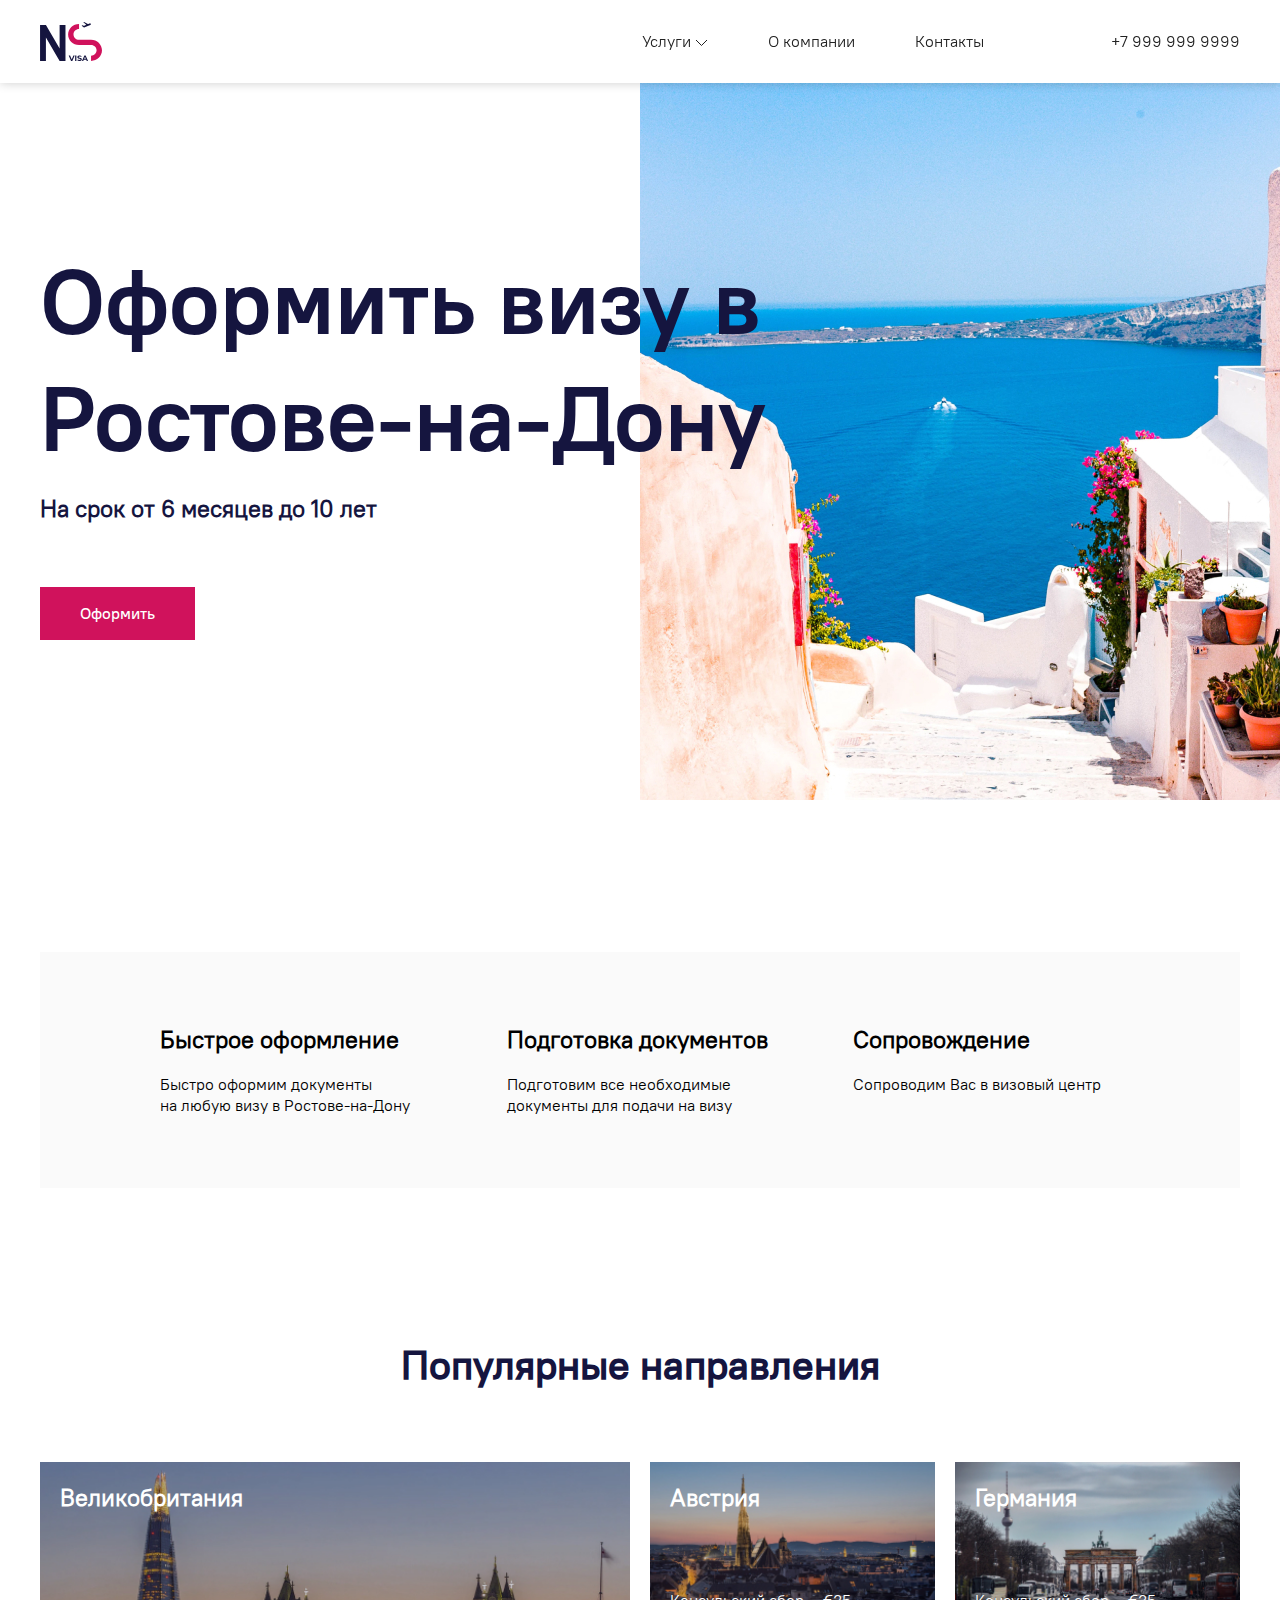
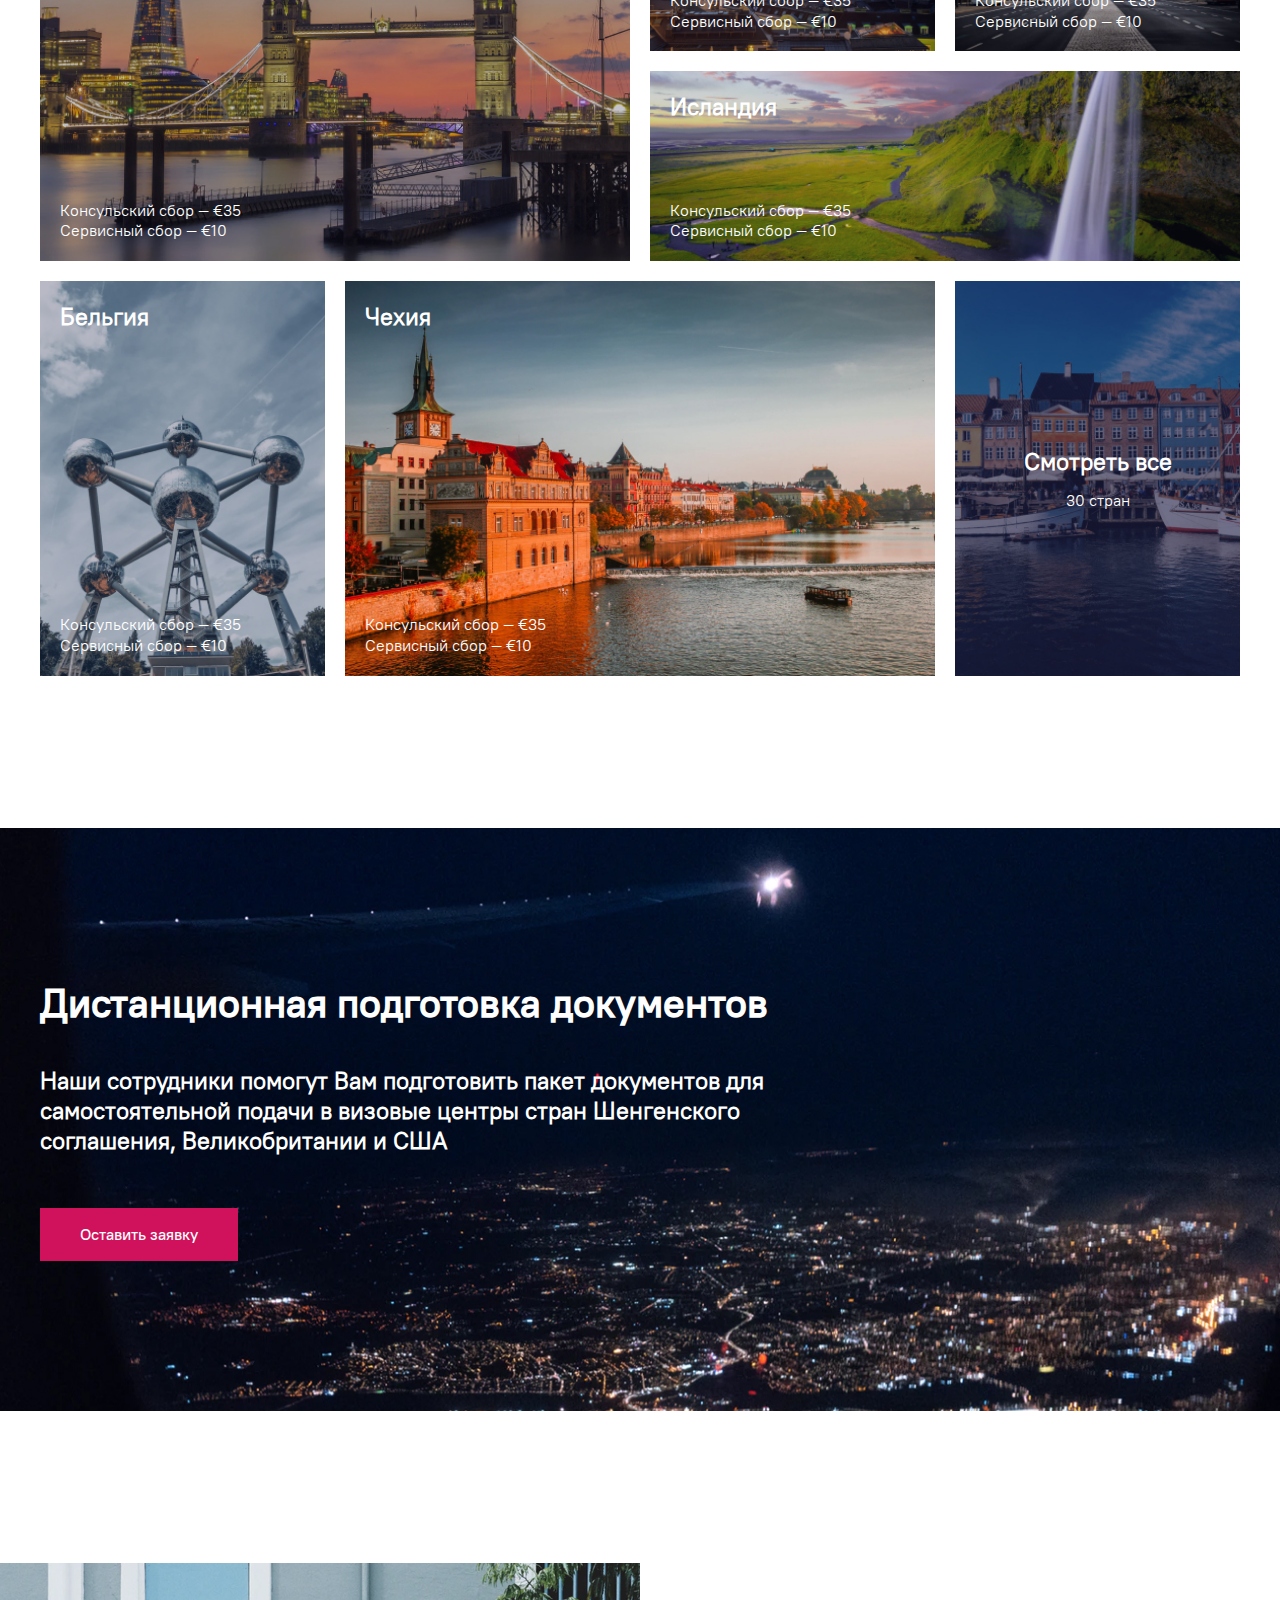
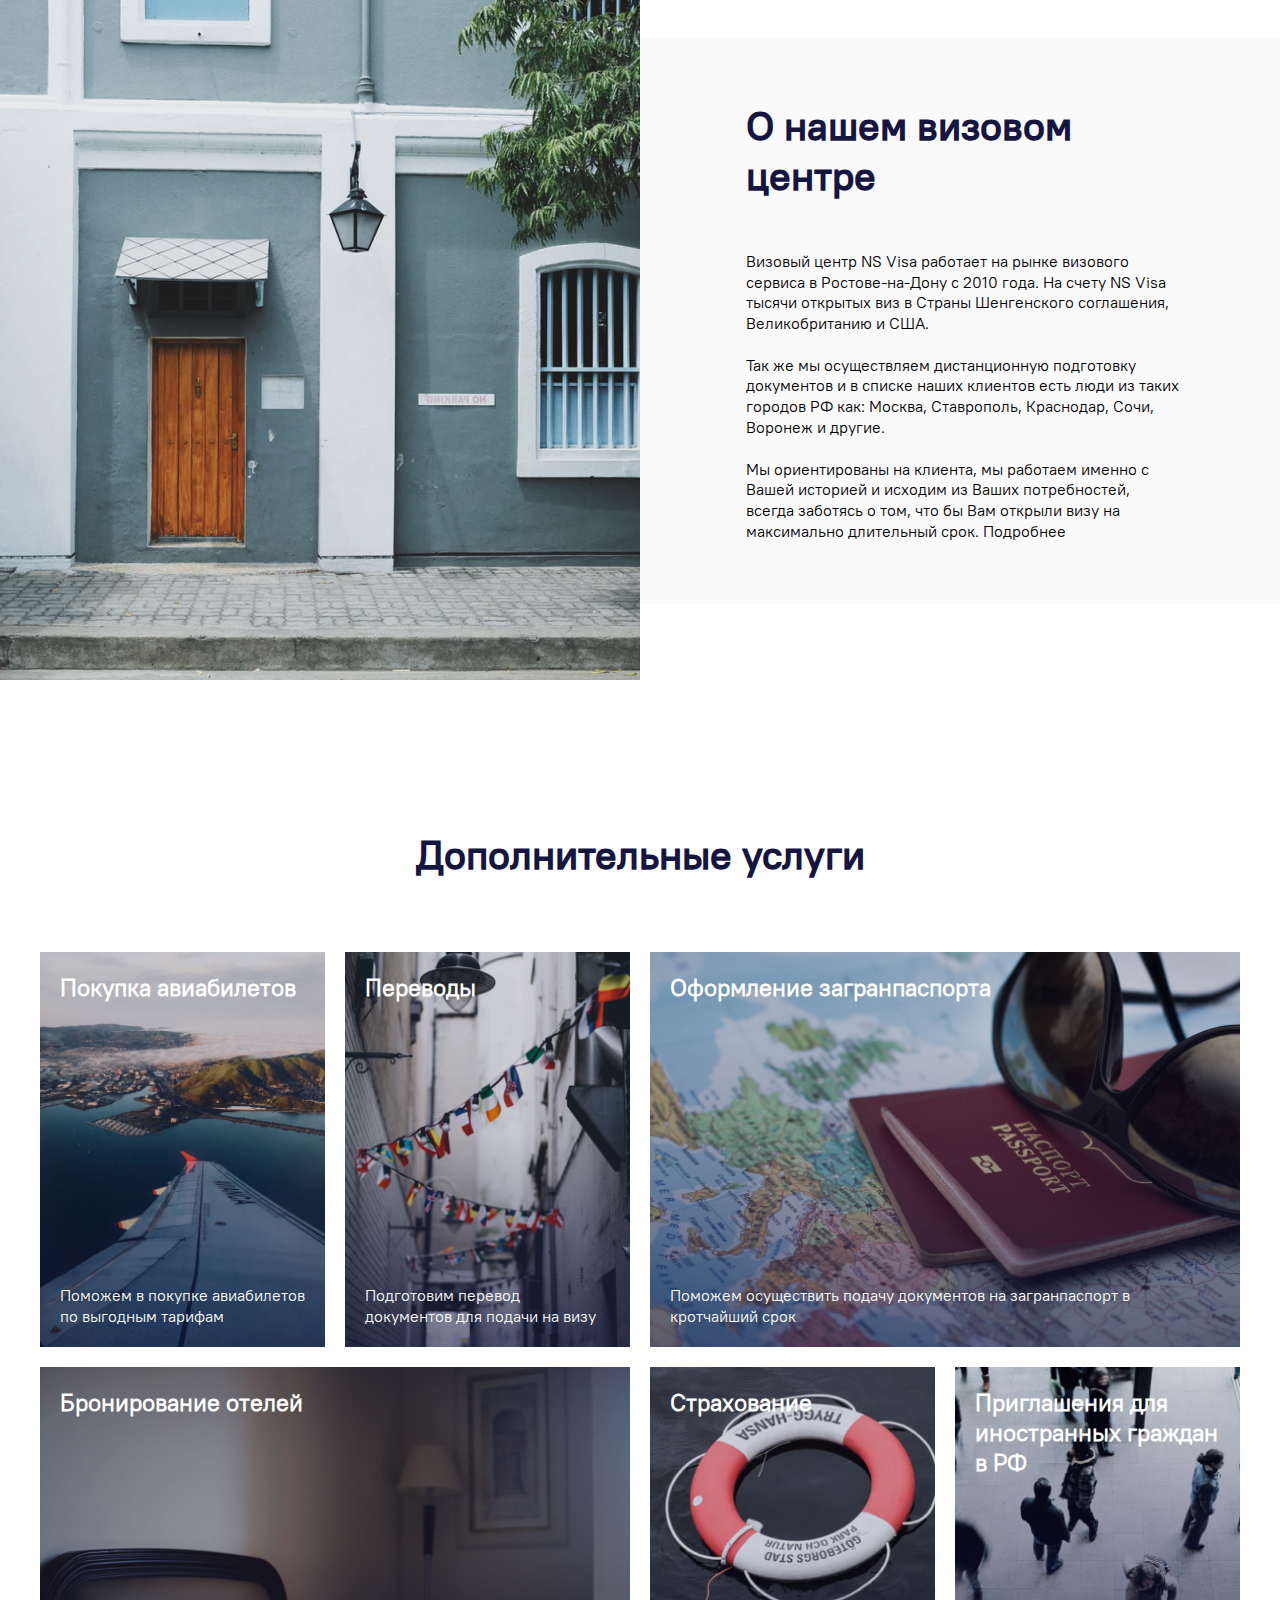
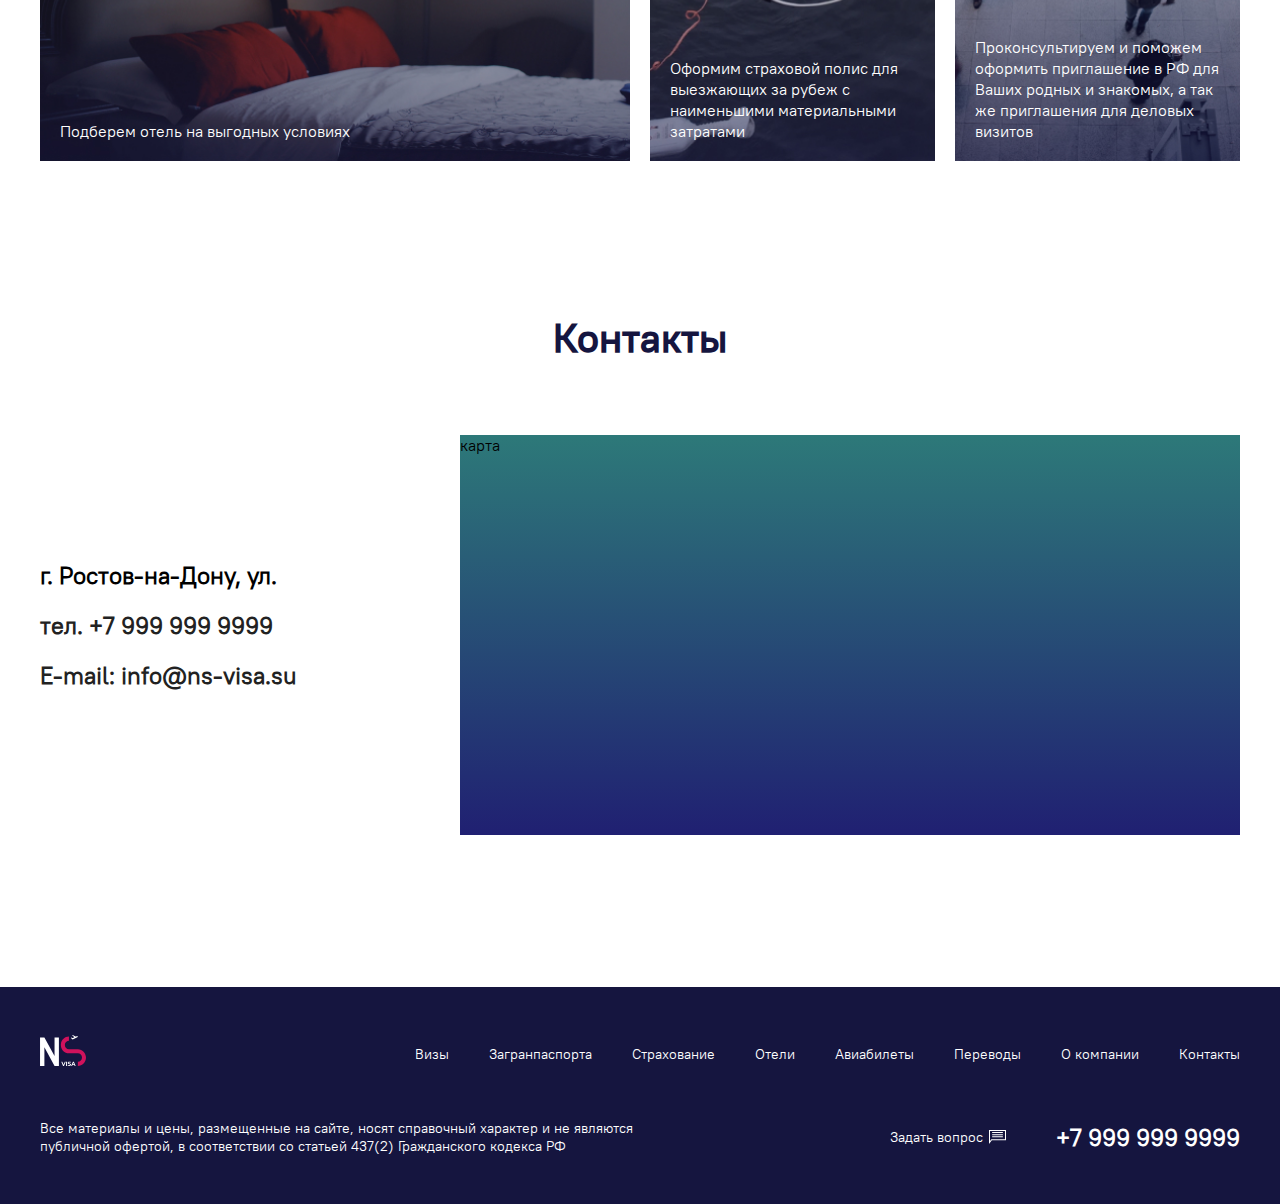
<file: index.html>
<!DOCTYPE html>
<html lang="ru">
    <head>
        <meta charset="UTF-8">
        <meta name="viewport" content="width=device-width, initial-scale=1.0">
        <link rel="stylesheet" href="src/style.css">
        <title>NS visa</title>
    </head>
    <body onclick>
        <header class="header">
            <div class="base_container">
                <a  class="header__logo" href="index.html">
                    <img src="src/img/logo.svg" alt="">
                </a>
                <ul class="menu__nav-bar nav_list">
                    <li class="nav_dropdown_item">
                        <span class="nav_dropdown__button">Услуги
                            <svg class="arrow_up" width="13" height="8" viewBox="0 0 13 8" fill="none" xmlns="http://www.w3.org/2000/svg">
                                <path d="M1 1L6.5 6.5L12 1" stroke="currentColor"/>
                            </svg>
                        </span>
                        <div class="menu__nav-bar__dropdown">
                            <ul>
                                <li><a class="link" href="">Бронирование отелей</a></li>
                                <li><a class="link" href="">Переводы</a></li>
                                <li><a class="link" href="">Заказ авиабилетов</a></li>
                                <li><a class="link" href="">Визы</a></li>
                                <li><a class="link" href="">Загранпаспорта</a></li>
                                <li><a class="link" href="">Страхование</a></li>
                            </ul>
                        </div>
                    </li>
                    <li>
                        <a class="link" href="">О компании</a>
                    </li>
                    <li>
                        <a class="link" href="">Контакты</a>
                    </li>
                </ul>
                <a href="tel:+7 999 999-9999" class="phone_link header__phone">+7 999 999 9999</a>
                <div>
                    <div class="header__menu_icon">
                        <img src="src/img/burger_menu.svg" alt="">
                    </div>
                    <div class="header__menu_dropdown">
                        <ul>
                            <li><a class="link" href="">Бронирование отелей</a></li>
                            <li><a class="link" href="">Переводы</a></li>
                            <li><a class="link" href="">Заказ авиабилетов</a></li>
                            <li><a class="link" href="">Визы</a></li>
                            <li><a class="link" href="">Загранпаспорта</a></li>
                            <li><a class="link" href="">Страхование</a></li>
                            <li><a class="link" href="">О компании</a></li>
                            <li><a class="link" href="">Контакты</a></li>
                        </ul>
                    </div>
                </div>
            </div>
        </header>
        <div class="page">
            <div class="first_block">
                <div class="first_block__img_wrapper img_main_header"></div>
                <div class="first_block__container">
                    <div class="first_block__text_wrapper">
                        <h1 class="color_dark_blue">Оформить визу в <br> Ростове-на-Дону</h1>
                        <h3 class="color_dark_blue">На срок от 6 месяцев до 10 лет</h3>
                        <button onclick="openModal(event, 'visa_modal')" class="filled">Оформить</button>
                    </div>
                </div>
            </div>
            <div class="block_wrapper">
                <div class="advantages">
                    <div class="advantages__block">
                        <h3>Быстрое оформление</h3>
                        <p>Быстро оформим документы <br> на любую визу в Ростове-на-Дону</p>
                    </div>
                    <div class="advantages__block">
                        <h3>Подготовка документов</h3>
                        <p>Подготовим все необходимые <br> документы для подачи на визу</p>
                    </div>
                    <div class="advantages__block">
                        <h3>Сопровождение</h3>
                        <p>Сопроводим Вас в визовый центр</p>
                    </div>
                </div>
            </div>
            <div class="block_wrapper">
                <h2 class="color_dark_blue center block_title">Популярные направления</h2>
                <div class="mansory_grid">
                    <a href="" class="mansory_grid__unit dest_1">
                        <picture>
                            <source srcset="src/img/dest1-uk-475w.jpg"
                            media="(max-width: 1000px)">
                            <img src="src/img/dest1-uk-590w.jpg" alt="">
                        </picture>
                        <div class="mansory_grid__texts color_white">
                            <h3>Великобритания</h3>
                            <div>
                                <p>Консульский сбор — €35</p>
                                <p>Сервисный сбор — €10</p>
                            </div>
                        </div>
                    </a>
                    <a href="" class="mansory_grid__unit dest_2">
                        <picture>
                            <source srcset="src/img/dest2-au-475w.jpg"
                            media="(max-width: 1000px)">
                            <img src="src/img/dest2-au-285w.jpg" alt="">
                        </picture>
                        <div class="mansory_grid__texts color_white">
                            <h3>Австрия</h3>
                            <div>
                                <p>Консульский сбор — €35</p>
                                <p>Сервисный сбор — €10</p>
                            </div>
                        </div>
                    </a>
                    <a href="" class="mansory_grid__unit dest_3">
                        <picture>
                            <source srcset="src/img/dest3-ge-475w.jpg"
                            media="(max-width: 1000px)">
                            <img src="src/img/dest3-ge-285w.jpg" alt="">
                        </picture>
                        <div class="mansory_grid__texts color_white">
                            <h3>Германия</h3>
                            <div>
                                <p>Консульский сбор — €35</p>
                                <p>Сервисный сбор — €10</p>
                            </div>
                        </div>
                    </a>
                    <a href="" class="mansory_grid__unit dest_4">
                        <picture>
                            <source srcset="src/img/dest4-ic-475w.jpg"
                            media="(max-width: 1000px)">
                            <img src="src/img/dest4-ic-590w.jpg" alt="">
                        </picture>
                        <div class="mansory_grid__texts color_white">
                            <h3>Исландия</h3>
                            <div>
                                <p>Консульский сбор — €35</p>
                                <p>Сервисный сбор — €10</p>
                            </div>
                        </div>
                    </a>
                    <a href="" class="mansory_grid__unit dest_5">
                        <picture>
                            <source srcset="src/img/dest5-be-475w.jpg"
                            media="(max-width: 1000px)">
                            <img src="src/img/dest5-be-285w.jpg" alt="">
                        </picture>
                        <div class="mansory_grid__texts color_white">
                            <h3>Бельгия</h3>
                            <div>
                                <p>Консульский сбор — €35</p>
                                <p>Сервисный сбор — €10</p>
                            </div>
                        </div>
                    </a>
                    <a href="" class="mansory_grid__unit dest_6">
                        <picture>
                            <source srcset="src/img/dest6-cz-475w.jpg"
                            media="(max-width: 1000px)">
                            <img src="src/img/dest6-cz-590w.jpg" alt="">
                        </picture>
                        <div class="mansory_grid__texts color_white">
                            <h3>Чехия</h3>
                            <div>
                                <p>Консульский сбор — €35</p>
                                <p>Сервисный сбор — €10</p>
                            </div>
                        </div>
                    </a>
                    <a href="countries.html" class="mansory_grid__unit dest_7">
                        <picture>
                            <source srcset="src/img/dest7-etc-475w.jpg"
                            media="(max-width: 1000px)">
                            <img src="src/img/dest7-etc-285w.jpg" alt="">
                        </picture>
                        <div class="mansory_grid__texts mansory_grid__unit__etc color_white">
                            <h3>Смотреть все</h3>
                            <p>30 стран</p>
                        </div>
                    </a>
                </div>
            </div>
            <div class="cta_block_wrapper">
                <div class="block_wrapper cta_block">
                    <h2 class="color_white">Дистанционная подготовка документов</h2>
                    <h3 class="color_white">Наши сотрудники помогут Вам подготовить пакет документов для самостоятельной подачи в визовые центры стран Шенгенского соглашения, Великобритании и США</h3>
                    <button onclick="openModal(event, 'request_modal')" class="filled">Оставить заявку</button>
                </div>
            </div>
            <div class="about_block_wrapper">
                <div class="about_block__img_wrapper"></div>
                <div class="about_block__text_wrapper">
                    <div class="about_block__text">
                        <h2 class="color_dark_blue">О нашем визовом центре</h2>
                        <p>Визовый центр NS Visa работает на рынке визового сервиса в Ростове-на-Дону с 2010 года. На счету NS Visa тысячи открытых виз в Страны Шенгенского соглашения, Великобританию и США. 
                            <br>
                            <br>
                            Так же мы осуществляем дистанционную подготовку документов и в списке наших клиентов есть люди из таких городов РФ как: Москва, Ставрополь, Краснодар, Сочи, Воронеж и другие.
                            <br>
                            <br>
                            Мы ориентированы на клиента, мы работаем именно с Вашей историей и исходим из Ваших потребностей, всегда заботясь о том, что бы Вам открыли визу на максимально длительный срок. Подробнее</p>
                    </div>
                </div>
            </div>
            <div class="block_wrapper">
                <h2 class="color_dark_blue center block_title">Дополнительные услуги</h2>
                <div class="mansory_grid">
                    <a href="" class="mansory_grid__unit serv_1">
                        <picture>
                            <source srcset="src/img/serv1-475w.jpg"
                            media="(max-width: 1000px)">
                            <img src="src/img/serv1-285w.jpg" alt="">
                        </picture>
                        <div class="mansory_grid__texts color_white">
                            <h3>Покупка авиабилетов</h3>
                            <div>
                                <p>Поможем в покупке авиабилетов по выгодным тарифам</p>
                            </div>
                        </div>
                    </a>
                    <a href="" class="mansory_grid__unit serv_2">
                        <picture>
                            <source srcset="src/img/serv2-475w.jpg"
                            media="(max-width: 1000px)">
                            <img src="src/img/serv2-285w.jpg" alt="">
                        </picture>
                        <div class="mansory_grid__texts color_white">
                            <h3>Переводы</h3>
                            <div>
                                <p>Подготовим перевод документов для подачи на визу</p>
                            </div>
                        </div>
                    </a>
                    <a href="" class="mansory_grid__unit serv_3">
                        <picture>
                            <source srcset="src/img/serv3-475w.jpg"
                            media="(max-width: 1000px)">
                            <img src="src/img/serv3-590w.jpg" alt="">
                        </picture>
                        <div class="mansory_grid__texts color_white">
                            <h3>Оформление загранпаспорта</h3>
                            <div>
                                <p>Поможем осуществить подачу документов на загранпаспорт в кротчайший срок</p>
                            </div>
                        </div>
                    </a>
                    <a href="" class="mansory_grid__unit serv_4">
                        <picture>
                            <source srcset="src/img/serv4-475w.jpg"
                            media="(max-width: 1000px)">
                            <img src="src/img/serv4-590w.jpg" alt="">
                        </picture>
                        <div class="mansory_grid__texts color_white">
                            <h3>Бронирование отелей</h3>
                            <div>
                                <p>Подберем отель на выгодных условиях</p>
                            </div>
                        </div>
                    </a>
                    <a href="" class="mansory_grid__unit serv_5">
                        <picture>
                            <source srcset="src/img/serv5-475w.jpg"
                            media="(max-width: 1000px)">
                            <img src="src/img/serv5-285w.jpg" alt="">
                        </picture>
                        <div class="mansory_grid__texts color_white">
                            <h3>Страхование</h3>
                            <div>
                                <p>Оформим страховой полис для выезжающих за рубеж с наименьшими материальными затратами</p>
                            </div>
                        </div>
                    </a>
                    <a href="" class="mansory_grid__unit serv_6">
                        <picture>
                            <source srcset="src/img/serv6-475w.jpg"
                            media="(max-width: 1000px)">
                            <img src="src/img/serv6-285w.jpg" alt="">
                        </picture>
                        <div class="mansory_grid__texts color_white">
                            <h3>Приглашения для иностранных граждан в РФ</h3>
                            <div>
                                <p>Проконсультируем и поможем оформить приглашение в РФ для Ваших родных и знакомых, а так же приглашения для деловых визитов</p>
                            </div>
                        </div>
                    </a>
                </div>
            </div>
            <div class="block_wrapper">
                <h2 class="color_dark_blue center block_title">Контакты</h2>
                <div class="contacts_wrapper">
                    <div class="contacts_texts">
                        <h3>г. Ростов-на-Дону, ул.</h3>
                        <a href="tel:+7 999 999-9999" class="phone_link"><h3>тел. +7 999 999 9999</h3></a>
                        <a href="mailto:info@ns-visa.su" class="phone_link"><h3>E-mail: info@ns-visa.su</h3></a>
                    </div>
                    <div class="contacts_map">карта</div>
                </div>
            </div>
        </div>
        <div id="visa_modal" class="modal">
            <div class="modal__form">
                <div class="modal__heading">
                    <h2 class="color_dark_blue">Оформить визу</h2>
                    <img class="modal_close_icon" src="src/img/close-icon.svg" alt="">
                </div>
                <form action="">
                    <input type="text" placeholder="Ваше имя">
                    <input type="tel" placeholder="Номер телефона">
                    <input type="email" placeholder="Email">
                    <select>
                        <option value="greece">Греция</option>
                        <option value="greece">Греция</option>
                        <option value="greece">Греция</option>
                        <option value="greece">Греция</option>
                    </select>
                    <div class="modal_btn_block">
                        <button class="outlined" type="submit">Оформить</button>
                        <span class="modal_close_button">Закрыть</span>
                    </div>
                    <p>Отправляя контактные данные, Вы соглашаетесь с нашей Политикой конфиденциальности</p>
                </form>
            </div>
        </div>
        <div id="chat_modal" class="modal">
            <div class="modal__form">
                <div class="modal__heading">
                    <h2 class="color_dark_blue">Задать вопрос</h2>
                    <img class="modal_close_icon" src="src/img/close-icon.svg" alt="">
                </div>
                <form action="">
                    <input type="text" placeholder="Ваше имя">
                    <input type="tel" placeholder="Номер телефона">
                    <input type="email" placeholder="Email">
                    <input type="text" placeholder="Сообщение">
                    <div class="modal_btn_block">
                        <button class="outlined" type="submit">Задать вопрос</button>
                        <span class="modal_close_button">Закрыть</span>
                    </div>
                    <p>Отправляя контактные данные Вы соглашаетесь с нашей Политикой конфиденциальности</p>
                </form>
            </div>
        </div>
        <div id="request_modal" class="modal">
            <div class="modal__form">
                <div class="modal__heading">
                    <h2 class="color_dark_blue">Оставить заявку</h2>
                    <img class="modal_close_icon" src="src/img/close-icon.svg" alt="">
                </div>
                <form action="">
                    <input type="text" placeholder="Ваше имя">
                    <input type="tel" placeholder="Номер телефона">
                    <input type="email" placeholder="Email">
                    <input type="text" placeholder="Сообщение">
                    <div class="modal_btn_block">
                        <button class="outlined" type="submit">Оставить заявку</button>
                        <span class="modal_close_button">Закрыть</span>
                    </div>
                    <p>Отправляя контактные данные Вы соглашаетесь с нашей Политикой конфиденциальности</p>
                </form>
            </div>
        </div>
        <footer class="footer">
            <div class="base_container footer_container">
                <div class="footer__nav_wrapper">
                    <a class="footer__logo" href=""><img src="src/img/logo_white.svg" alt=""></a>
                    <ul class="nav_list footer__nav_list">
                        <li class="footer__nav_item" ><a class="link color_white" href="">Визы</a></li>
                        <li class="footer__nav_item" ><a class="link color_white" href="">Загранпаспорта</a></li>
                        <li class="footer__nav_item" ><a class="link color_white" href="">Страхование</a></li>
                        <li class="footer__nav_item" ><a class="link color_white" href="">Отели</a></li>
                        <li class="footer__nav_item" ><a class="link color_white" href="">Авиабилеты</a></li>
                        <li class="footer__nav_item" ><a class="link color_white" href="">Переводы</a></li>
                        <li class="footer__nav_item" ><a class="link color_white" href="">О компании</a></li>
                        <li class="footer__nav_item" ><a class="link color_white" href="">Контакты</a></li>
                    </ul>
                </div>
                <div class="footer_contacts">
                    <p class="color_white footer__law_text">Все материалы и цены, размещенные на сайте, носят справочный характер и не являются публичной офертой, в соответствии со статьей 437(2) Гражданского кодекса РФ</p>
                    <div class="footer__contact_wrapper">
                        <span onclick="openModal(event, 'chat_modal')" class="chat_button color_white">Задать вопрос
                            <img class="footer__chat_icon" src="src/img/chat-icon.svg" alt="">
                        </span>
                        <a href="tel:+7 999 999-9999" class="phone_link footer__phone"><h3 class="color_white">+7 999 999 9999</h3></a>
                    </div>
                </div>
            </div>
        </footer>
        <script async src="src/script.js"></script>
    </body>
</html>
</file>
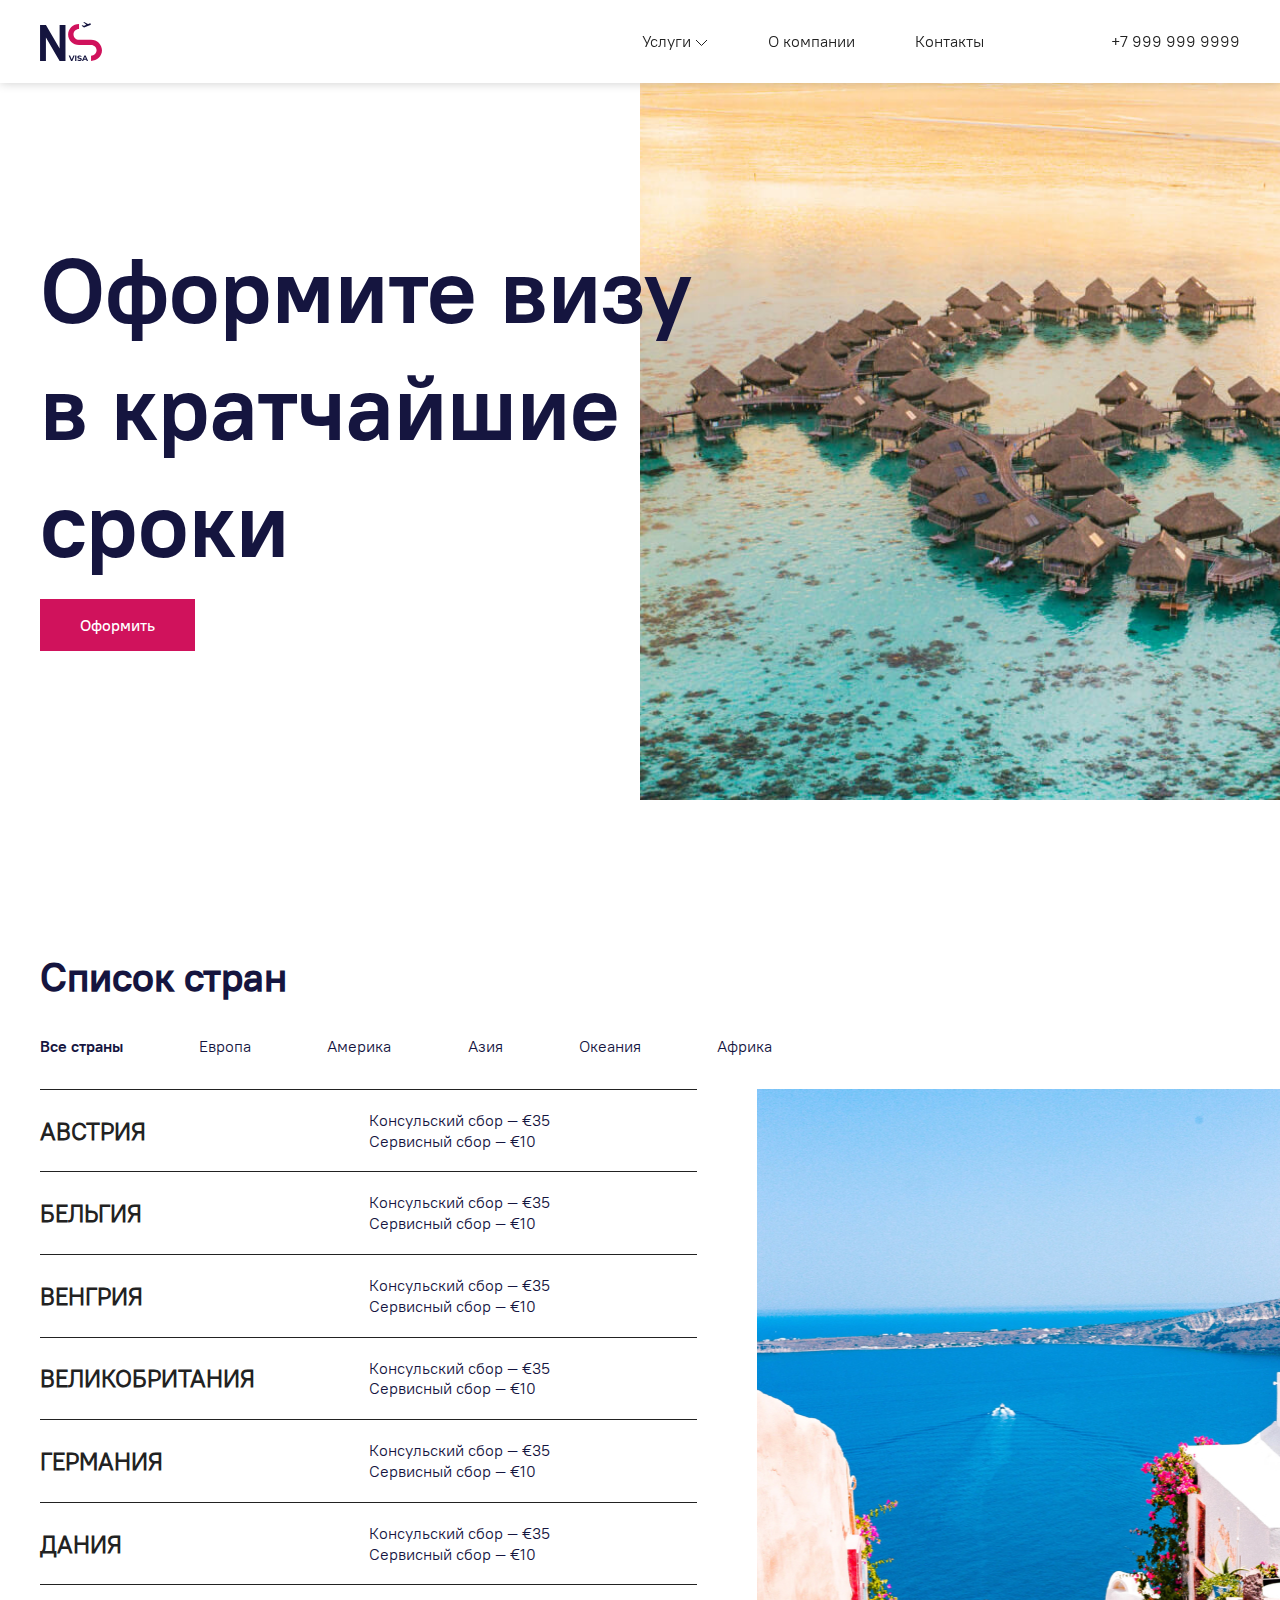
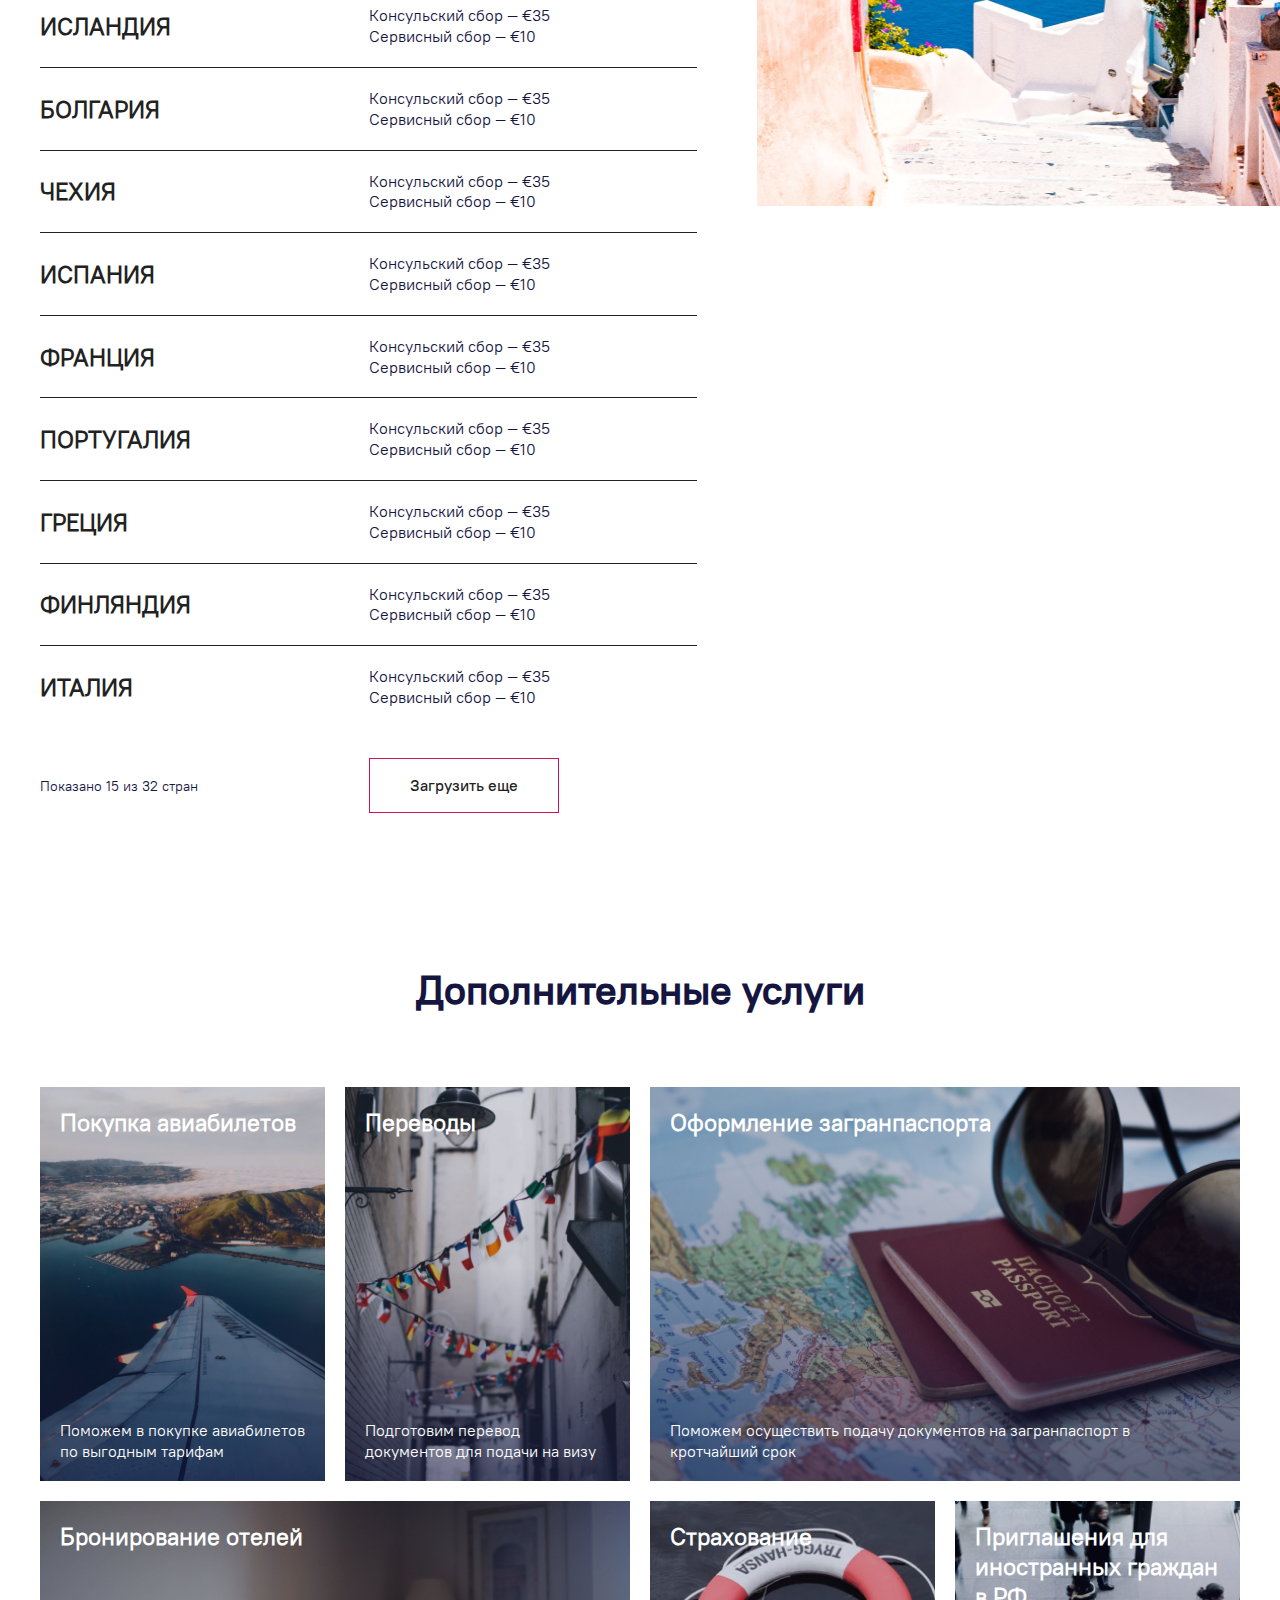
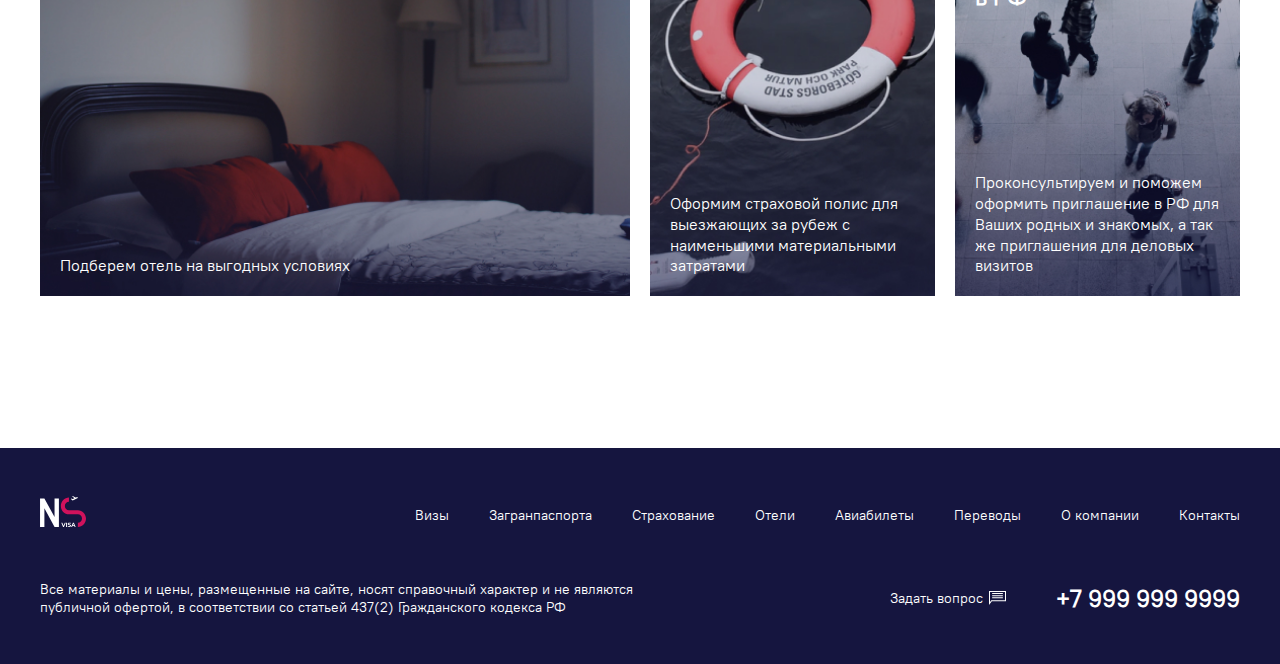
<file: countries.html>
<!DOCTYPE html>
<html lang="ru">
    <head>
        <meta charset="UTF-8">
        <meta name="viewport" content="width=device-width, initial-scale=1.0">
        <link rel="stylesheet" href="src/style.css">
        <title>NS visa - список стран</title>
    </head>
    <body onclick>
        <header class="header">
            <div class="base_container">
                <a  class="header__logo" href="index.html">
                    <img src="src/img/logo.svg" alt="">
                </a>
                <ul class="menu__nav-bar nav_list">
                    <li class="nav_dropdown_item">
                        <span class="nav_dropdown__button">Услуги
                            <svg class="arrow_up" width="13" height="8" viewBox="0 0 13 8" fill="none" xmlns="http://www.w3.org/2000/svg">
                                <path d="M1 1L6.5 6.5L12 1" stroke="currentColor"/>
                            </svg>
                        </span>
                        <div class="menu__nav-bar__dropdown">
                            <ul>
                                <li><a class="link" href="">Бронирование отелей</a></li>
                                <li><a class="link" href="">Переводы</a></li>
                                <li><a class="link" href="">Заказ авиабилетов</a></li>
                                <li><a class="link" href="">Визы</a></li>
                                <li><a class="link" href="">Загранпаспорта</a></li>
                                <li><a class="link" href="">Страхование</a></li>
                            </ul>
                        </div>
                    </li>
                    <li>
                        <a class="link" href="">О компании</a>
                    </li>
                    <li>
                        <a class="link" href="">Контакты</a>
                    </li>
                </ul>
                <a href="tel:+7 999 999-9999" class="phone_link header__phone">+7 999 999 9999</a>
                <div>
                    <div class="header__menu_icon">
                        <img src="src/img/burger_menu.svg" alt="">
                    </div>
                    <div class="header__menu_dropdown">
                        <ul>
                            <li><a class="link" href="">Бронирование отелей</a></li>
                            <li><a class="link" href="">Переводы</a></li>
                            <li><a class="link" href="">Заказ авиабилетов</a></li>
                            <li><a class="link" href="">Визы</a></li>
                            <li><a class="link" href="">Загранпаспорта</a></li>
                            <li><a class="link" href="">Страхование</a></li>
                            <li><a class="link" href="">О компании</a></li>
                            <li><a class="link" href="">Контакты</a></li>
                        </ul>
                    </div>
                </div>
            </div>
        </header>
        <div class="page">
            <div class="first_block">
                <div class="first_block__img_wrapper img_countries"></div>
                <div class="first_block__container">
                    <div class="first_block__text_wrapper">
                        <h1 class="color_dark_blue">Оформите визу<br>в кратчайшие<br>сроки</h1>
                        <button onclick="openModal(event, 'visa_modal')" class="filled">Оформить</button>
                    </div>
                </div>
            </div>

            <div class="color_dark_blue countries_wrapper">
                <h2 class="countries_title">Список стран</h2>
                <ul class="tabs nav_list">
                    <li class="tabs_btn active_tab" onclick="openTab(event, 'All')">Все страны</li>
                    <li class="tabs_btn" onclick="openTab(event, 'Europe')">Европа</li>
                    <li class="tabs_btn" onclick="openTab(event, 'America')">Америка</li>
                    <li class="tabs_btn" onclick="openTab(event, 'Asia')">Азия</li>
                    <li class="tabs_btn" onclick="openTab(event, 'Oceania')">Океания</li>
                    <li class="tabs_btn" onclick="openTab(event, 'Africa')">Африка</li>
                </ul>
                <div id="All" style="display: flex" class="tab_content">
                    <div class="countries_list">
                        <div class="country_line">
                            <a href="visa_greece.html" class="country_line__title link"><h3>Австрия</h3></a>
                            <div class="country_line__terms">
                                <p>Консульский сбор — €35</p>
                                <p>Сервисный сбор — €10</p>
                            </div>
                        </div>
                        <div class="country_line">
                            <a href="visa_greece.html" class="country_line__title link"><h3>Бельгия</h3></a>
                            <div class="country_line__terms">
                                <p>Консульский сбор — €35</p>
                                <p>Сервисный сбор — €10</p>
                            </div>
                        </div>
                        <div class="country_line">
                            <a href="visa_greece.html" class="country_line__title link"><h3>Венгрия</h3></a>
                            <div class="country_line__terms">
                                <p>Консульский сбор — €35</p>
                                <p>Сервисный сбор — €10</p>
                            </div>
                        </div>
                        <div class="country_line">
                            <a href="visa_greece.html" class="country_line__title link"><h3>Великобритания</h3></a>
                            <div class="country_line__terms">
                                <p>Консульский сбор — €35</p>
                                <p>Сервисный сбор — €10</p>
                            </div>
                        </div>
                        <div class="country_line">
                            <a href="visa_greece.html" class="country_line__title link"><h3>Германия</h3></a>
                            <div class="country_line__terms">
                                <p>Консульский сбор — €35</p>
                                <p>Сервисный сбор — €10</p>
                            </div>
                        </div>
                        <div class="country_line">
                            <a href="visa_greece.html" class="country_line__title link"><h3>Дания</h3></a>
                            <div class="country_line__terms">
                                <p>Консульский сбор — €35</p>
                                <p>Сервисный сбор — €10</p>
                            </div>
                        </div>
                        <div class="country_line">
                            <a href="visa_greece.html" class="country_line__title link"><h3>Исландия</h3></a>
                            <div class="country_line__terms">
                                <p>Консульский сбор — €35</p>
                                <p>Сервисный сбор — €10</p>
                            </div>
                        </div>
                        <div class="country_line">
                            <a href="visa_greece.html" class="country_line__title link"><h3>Болгария</h3></a>
                            <div class="country_line__terms">
                                <p>Консульский сбор — €35</p>
                                <p>Сервисный сбор — €10</p>
                            </div>
                        </div>
                        <div class="country_line">
                            <a href="visa_greece.html" class="country_line__title link"><h3>Чехия</h3></a>
                            <div class="country_line__terms">
                                <p>Консульский сбор — €35</p>
                                <p>Сервисный сбор — €10</p>
                            </div>
                        </div>
                        <div class="country_line">
                            <a href="visa_greece.html" class="country_line__title link"><h3>Испания</h3></a>
                            <div class="country_line__terms">
                                <p>Консульский сбор — €35</p>
                                <p>Сервисный сбор — €10</p>
                            </div>
                        </div>
                        <div class="country_line">
                            <a href="visa_greece.html" class="country_line__title link"><h3>Франция</h3></a>
                            <div class="country_line__terms">
                                <p>Консульский сбор — €35</p>
                                <p>Сервисный сбор — €10</p>
                            </div>
                        </div>
                        <div class="country_line">
                            <a href="visa_greece.html" class="country_line__title link"><h3>Португалия</h3></a>
                            <div class="country_line__terms">
                                <p>Консульский сбор — €35</p>
                                <p>Сервисный сбор — €10</p>
                            </div>
                        </div>
                        <div class="country_line">
                            <a href="visa_greece.html" class="country_line__title link"><h3>Греция</h3></a>
                            <div class="country_line__terms">
                                <p>Консульский сбор — €35</p>
                                <p>Сервисный сбор — €10</p>
                            </div>
                        </div>
                        <div class="country_line">
                            <a href="visa_greece.html" class="country_line__title link"><h3>Финляндия</h3></a>
                            <div class="country_line__terms">
                                <p>Консульский сбор — €35</p>
                                <p>Сервисный сбор — €10</p>
                            </div>
                        </div>
                        <div class="country_line">
                            <a href="visa_greece.html" class="country_line__title link"><h3>Италия</h3></a>
                            <div class="country_line__terms">
                                <p>Консульский сбор — €35</p>
                                <p>Сервисный сбор — €10</p>
                            </div>
                        </div>
                        <div class="pagination">
                            <div>
                                <span>Показано 15 из 32 стран</span>
                            </div>
                            <div>
                                <button class="outlined">Загрузить еще</button>
                            </div>
                        </div>
                    </div>
                    <div class="img_main_header countries__img_wrapper"></div>
                </div>
                <div id="Europe" class="tab_content">
                    <div class="countries_list">
                        <div class="country_line">
                            <a href="visa_greece.html" class="country_line__title link"><h3>Австрия</h3></a>
                            <div class="country_line__terms">
                                <p>Консульский сбор — €35</p>
                                <p>Сервисный сбор — €10</p>
                            </div>
                        </div>
                        <div class="country_line">
                            <a href="visa_greece.html" class="country_line__title link"><h3>Бельгия</h3></a>
                            <div class="country_line__terms">
                                <p>Консульский сбор — €35</p>
                                <p>Сервисный сбор — €10</p>
                            </div>
                        </div>
                        <div class="country_line">
                            <a href="visa_greece.html" class="country_line__title link"><h3>Венгрия</h3></a>
                            <div class="country_line__terms">
                                <p>Консульский сбор — €35</p>
                                <p>Сервисный сбор — €10</p>
                            </div>
                        </div>
                        <div class="country_line">
                            <a href="visa_greece.html" class="country_line__title link"><h3>Великобритания</h3></a>
                            <div class="country_line__terms">
                                <p>Консульский сбор — €35</p>
                                <p>Сервисный сбор — €10</p>
                            </div>
                        </div>
                    </div>
                    <div class="img_main_header countries__img_wrapper"></div>
                </div>
                <div id="America" class="tab_content">
                    <div class="countries_list">
                        <div class="country_line">
                            <a href="visa_greece.html" class="country_line__title link"><h3>Германия</h3></a>
                            <div class="country_line__terms">
                                <p>Консульский сбор — €35</p>
                                <p>Сервисный сбор — €10</p>
                            </div>
                        </div>
                        <div class="country_line">
                            <a href="visa_greece.html" class="country_line__title link"><h3>Дания</h3></a>
                            <div class="country_line__terms">
                                <p>Консульский сбор — €35</p>
                                <p>Сервисный сбор — €10</p>
                            </div>
                        </div>
                        <div class="country_line">
                            <a href="visa_greece.html" class="country_line__title link"><h3>Исландия</h3></a>
                            <div class="country_line__terms">
                                <p>Консульский сбор — €35</p>
                                <p>Сервисный сбор — €10</p>
                            </div>
                        </div>
                        <div class="country_line">
                            <a href="visa_greece.html" class="country_line__title link"><h3>Болгария</h3></a>
                            <div class="country_line__terms">
                                <p>Консульский сбор — €35</p>
                                <p>Сервисный сбор — €10</p>
                            </div>
                        </div>
                    </div>
                    <div class="img_main_header countries__img_wrapper"></div>
                </div>
                <div id="Asia" class="tab_content">
                    <div class="countries_list">
                        <div class="country_line">
                            <a href="visa_greece.html" class="country_line__title link"><h3>Чехия</h3></a>
                            <div class="country_line__terms">
                                <p>Консульский сбор — €35</p>
                                <p>Сервисный сбор — €10</p>
                            </div>
                        </div>
                        <div class="country_line">
                            <a href="visa_greece.html" class="country_line__title link"><h3>Испания</h3></a>
                            <div class="country_line__terms">
                                <p>Консульский сбор — €35</p>
                                <p>Сервисный сбор — €10</p>
                            </div>
                        </div>
                        <div class="country_line">
                            <a href="visa_greece.html" class="country_line__title link"><h3>Франция</h3></a>
                            <div class="country_line__terms">
                                <p>Консульский сбор — €35</p>
                                <p>Сервисный сбор — €10</p>
                            </div>
                        </div>
                    </div>
                    <div class="img_main_header countries__img_wrapper"></div>
                </div>
                <div id="Oceania" class="tab_content">
                    <div class="countries_list">
                        <div class="country_line">
                            <a href="visa_greece.html" class="country_line__title link"><h3>Португалия</h3></a>
                            <div class="country_line__terms">
                                <p>Консульский сбор — €35</p>
                                <p>Сервисный сбор — €10</p>
                            </div>
                        </div>
                        <div class="country_line">
                            <a href="visa_greece.html" class="country_line__title link"><h3>Греция</h3></a>
                            <div class="country_line__terms">
                                <p>Консульский сбор — €35</p>
                                <p>Сервисный сбор — €10</p>
                            </div>
                        </div>
                        <div class="country_line">
                            <a href="visa_greece.html" class="country_line__title link"><h3>Финляндия</h3></a>
                            <div class="country_line__terms">
                                <p>Консульский сбор — €35</p>
                                <p>Сервисный сбор — €10</p>
                            </div>
                        </div>
                        <div class="country_line">
                            <a href="visa_greece.html" class="country_line__title link"><h3>Италия</h3></a>
                            <div class="country_line__terms">
                                <p>Консульский сбор — €35</p>
                                <p>Сервисный сбор — €10</p>
                            </div>
                        </div>
                    </div>
                    <div class="img_main_header countries__img_wrapper"></div>
                </div>
                <div id="Africa" class="tab_content">
                    <div class="countries_list">
                        <div class="country_line">
                            <a href="visa_greece.html" class="country_line__title link"><h3>Австрия</h3></a>
                            <div class="country_line__terms">
                                <p>Консульский сбор — €35</p>
                                <p>Сервисный сбор — €10</p>
                            </div>
                        </div>
                        <div class="country_line">
                            <a href="visa_greece.html" class="country_line__title link"><h3>Бельгия</h3></a>
                            <div class="country_line__terms">
                                <p>Консульский сбор — €35</p>
                                <p>Сервисный сбор — €10</p>
                            </div>
                        </div>
                    </div>
                    <div class="img_main_header countries__img_wrapper"></div>
                </div>
            </div>

            <div class="block_wrapper">
                <h2 class="color_dark_blue center block_title">Дополнительные услуги</h2>
                <div class="mansory_grid">
                    <a href="" class="mansory_grid__unit serv_1">
                        <picture>
                            <source srcset="src/img/serv1-475w.jpg"
                            media="(max-width: 1000px)">
                            <img src="src/img/serv1-285w.jpg" alt="">
                        </picture>
                        <div class="mansory_grid__texts color_white">
                            <h3>Покупка авиабилетов</h3>
                            <div>
                                <p>Поможем в покупке авиабилетов по выгодным тарифам</p>
                            </div>
                        </div>
                    </a>
                    <a href="" class="mansory_grid__unit serv_2">
                        <picture>
                            <source srcset="src/img/serv2-475w.jpg"
                            media="(max-width: 1000px)">
                            <img src="src/img/serv2-285w.jpg" alt="">
                        </picture>
                        <div class="mansory_grid__texts color_white">
                            <h3>Переводы</h3>
                            <div>
                                <p>Подготовим перевод документов для подачи на визу</p>
                            </div>
                        </div>
                    </a>
                    <a href="" class="mansory_grid__unit serv_3">
                        <picture>
                            <source srcset="src/img/serv3-475w.jpg"
                            media="(max-width: 1000px)">
                            <img src="src/img/serv3-590w.jpg" alt="">
                        </picture>
                        <div class="mansory_grid__texts color_white">
                            <h3>Оформление загранпаспорта</h3>
                            <div>
                                <p>Поможем осуществить подачу документов на загранпаспорт в кротчайший срок</p>
                            </div>
                        </div>
                    </a>
                    <a href="" class="mansory_grid__unit serv_4">
                        <picture>
                            <source srcset="src/img/serv4-475w.jpg"
                            media="(max-width: 1000px)">
                            <img src="src/img/serv4-590w.jpg" alt="">
                        </picture>
                        <div class="mansory_grid__texts color_white">
                            <h3>Бронирование отелей</h3>
                            <div>
                                <p>Подберем отель на выгодных условиях</p>
                            </div>
                        </div>
                    </a>
                    <a href="" class="mansory_grid__unit serv_5">
                        <picture>
                            <source srcset="src/img/serv5-475w.jpg"
                            media="(max-width: 1000px)">
                            <img src="src/img/serv5-285w.jpg" alt="">
                        </picture>
                        <div class="mansory_grid__texts color_white">
                            <h3>Страхование</h3>
                            <div>
                                <p>Оформим страховой полис для выезжающих за рубеж с наименьшими материальными затратами</p>
                            </div>
                        </div>
                    </a>
                    <a href="" class="mansory_grid__unit serv_6">
                        <picture>
                            <source srcset="src/img/serv6-475w.jpg"
                            media="(max-width: 1000px)">
                            <img src="src/img/serv6-285w.jpg" alt="">
                        </picture>
                        <div class="mansory_grid__texts color_white">
                            <h3>Приглашения для иностранных граждан в РФ</h3>
                            <div>
                                <p>Проконсультируем и поможем оформить приглашение в РФ для Ваших родных и знакомых, а так же приглашения для деловых визитов</p>
                            </div>
                        </div>
                    </a>
                </div>
            </div>
        </div>
        <div id="chat_modal" class="modal">
            <div class="modal__form">
                <div class="modal__heading">
                    <h2 class="color_dark_blue">Задать вопрос</h2>
                    <img class="modal_close_icon" src="src/img/close-icon.svg" alt="">
                </div>
                <form action="">
                    <input type="text" placeholder="Ваше имя">
                    <input type="tel" placeholder="Номер телефона">
                    <input type="email" placeholder="Email">
                    <input type="text" placeholder="Сообщение">
                    <div class="modal_btn_block">
                        <button class="outlined" type="submit">Задать вопрос</button>
                        <span class="modal_close_button">Закрыть</span>
                    </div>
                    <p>Отправляя контактные данные Вы соглашаетесь с нашей Политикой конфиденциальности</p>
                </form>
            </div>
        </div>
        <div id="visa_modal" class="modal">
            <div class="modal__form">
                <div class="modal__heading">
                    <h2 class="color_dark_blue">Оформить визу</h2>
                    <img class="modal_close_icon" src="src/img/close-icon.svg" alt="">
                </div>
                <form action="">
                    <input type="text" placeholder="Ваше имя">
                    <input type="tel" placeholder="Номер телефона">
                    <input type="email" placeholder="Email">
                    <select>
                        <option value="greece">Греция</option>
                        <option value="greece">Греция</option>
                        <option value="greece">Греция</option>
                        <option value="greece">Греция</option>
                    </select>
                    <div class="modal_btn_block">
                        <button class="outlined" type="submit">Оформить</button>
                        <span class="modal_close_button">Закрыть</span>
                    </div>
                    <p>Отправляя контактные данные, Вы соглашаетесь с нашей Политикой конфиденциальности</p>
                </form>
            </div>
        </div>
        <footer class="footer">
            <div class="base_container footer_container">
                <div class="footer__nav_wrapper">
                    <a class="footer__logo" href=""><img src="src/img/logo_white.svg" alt=""></a>
                    <ul class="nav_list footer__nav_list">
                        <li class="footer__nav_item" ><a class="link color_white" href="">Визы</a></li>
                        <li class="footer__nav_item" ><a class="link color_white" href="">Загранпаспорта</a></li>
                        <li class="footer__nav_item" ><a class="link color_white" href="">Страхование</a></li>
                        <li class="footer__nav_item" ><a class="link color_white" href="">Отели</a></li>
                        <li class="footer__nav_item" ><a class="link color_white" href="">Авиабилеты</a></li>
                        <li class="footer__nav_item" ><a class="link color_white" href="">Переводы</a></li>
                        <li class="footer__nav_item" ><a class="link color_white" href="">О компании</a></li>
                        <li class="footer__nav_item" ><a class="link color_white" href="">Контакты</a></li>
                    </ul>
                </div>
                <div class="footer_contacts">
                    <p class="color_white footer__law_text">Все материалы и цены, размещенные на сайте, носят справочный характер и не являются публичной офертой, в соответствии со статьей 437(2) Гражданского кодекса РФ</p>
                    <div class="footer__contact_wrapper">
                        <span onclick="openModal(event, 'chat_modal')" class="chat_button color_white">Задать вопрос
                            <img class="footer__chat_icon" src="src/img/chat-icon.svg" alt="">
                        </span>
                        <a href="tel:+7 999 999-9999" class="phone_link footer__phone"><h3 class="color_white">+7 999 999 9999</h3></a>
                    </div>
                </div>
            </div>
        </footer>
        <script async src="src/script.js"></script>
    </body>
</html>
</file>
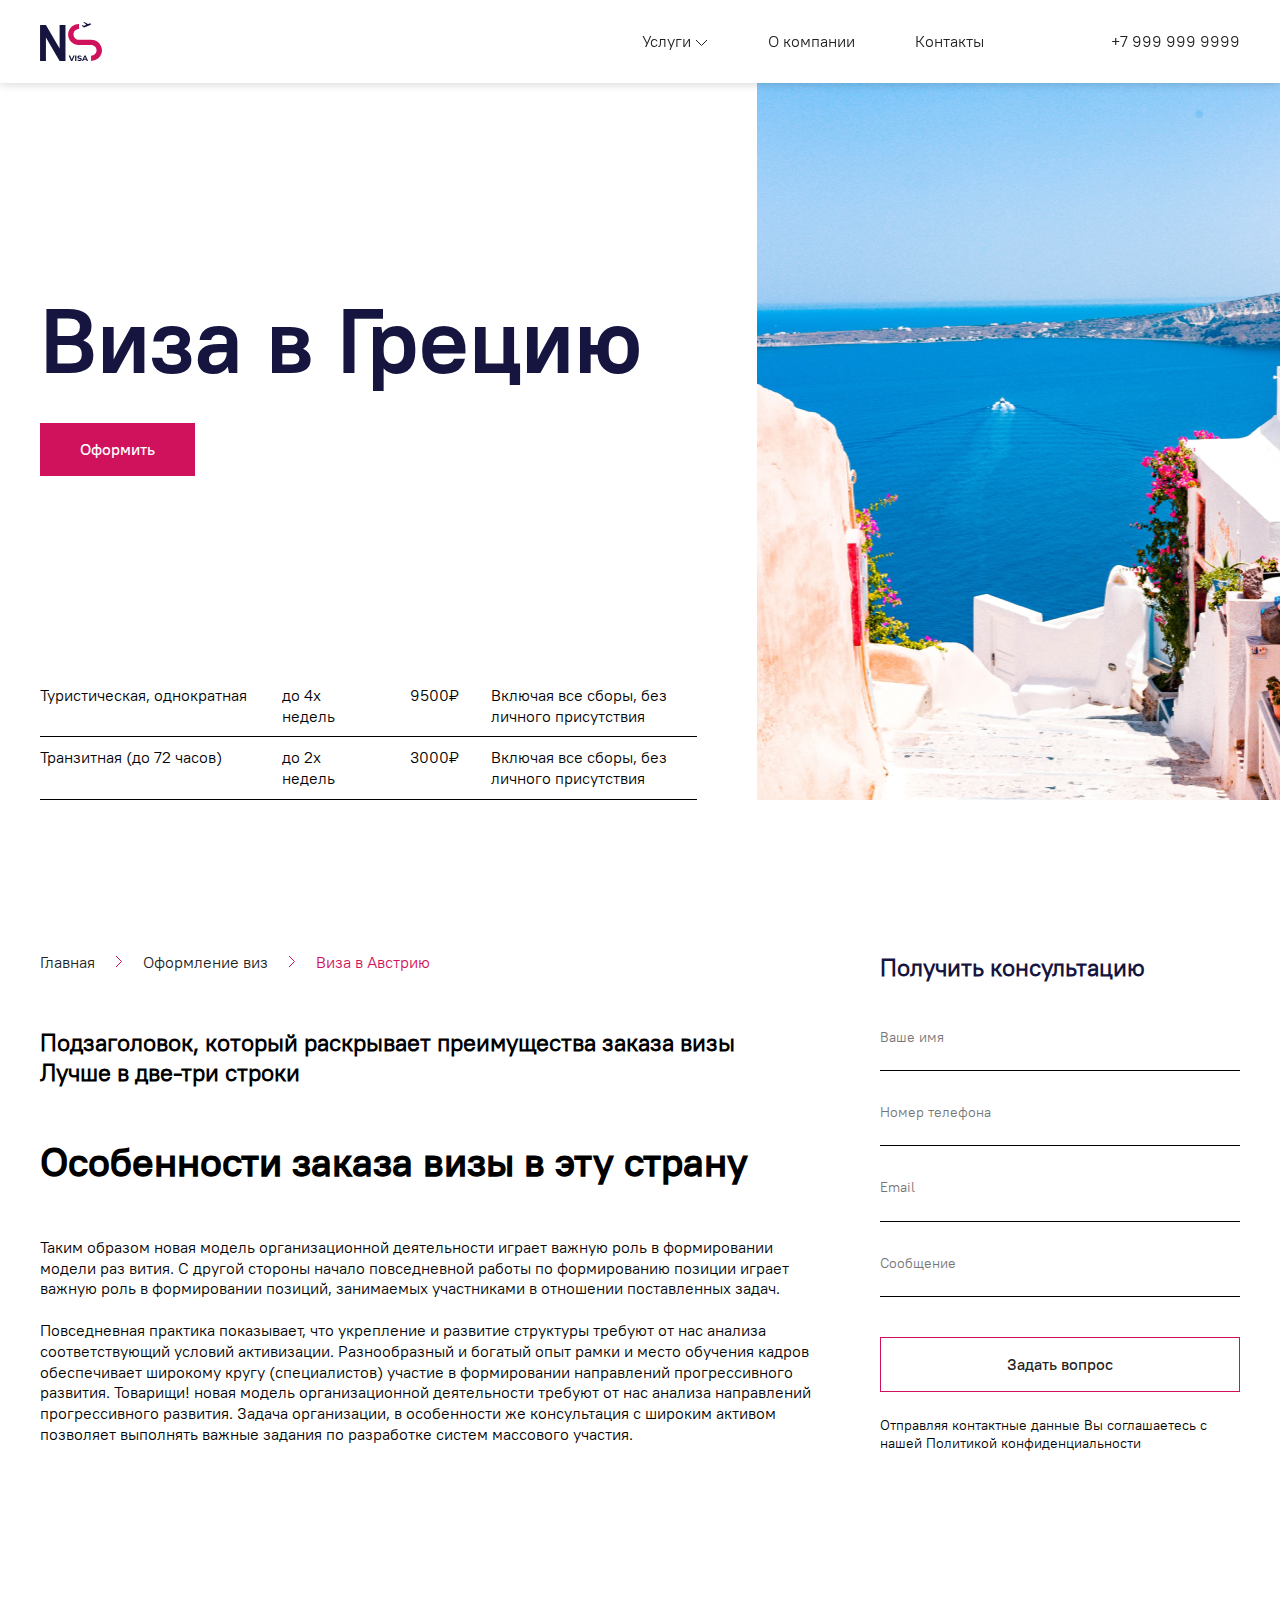
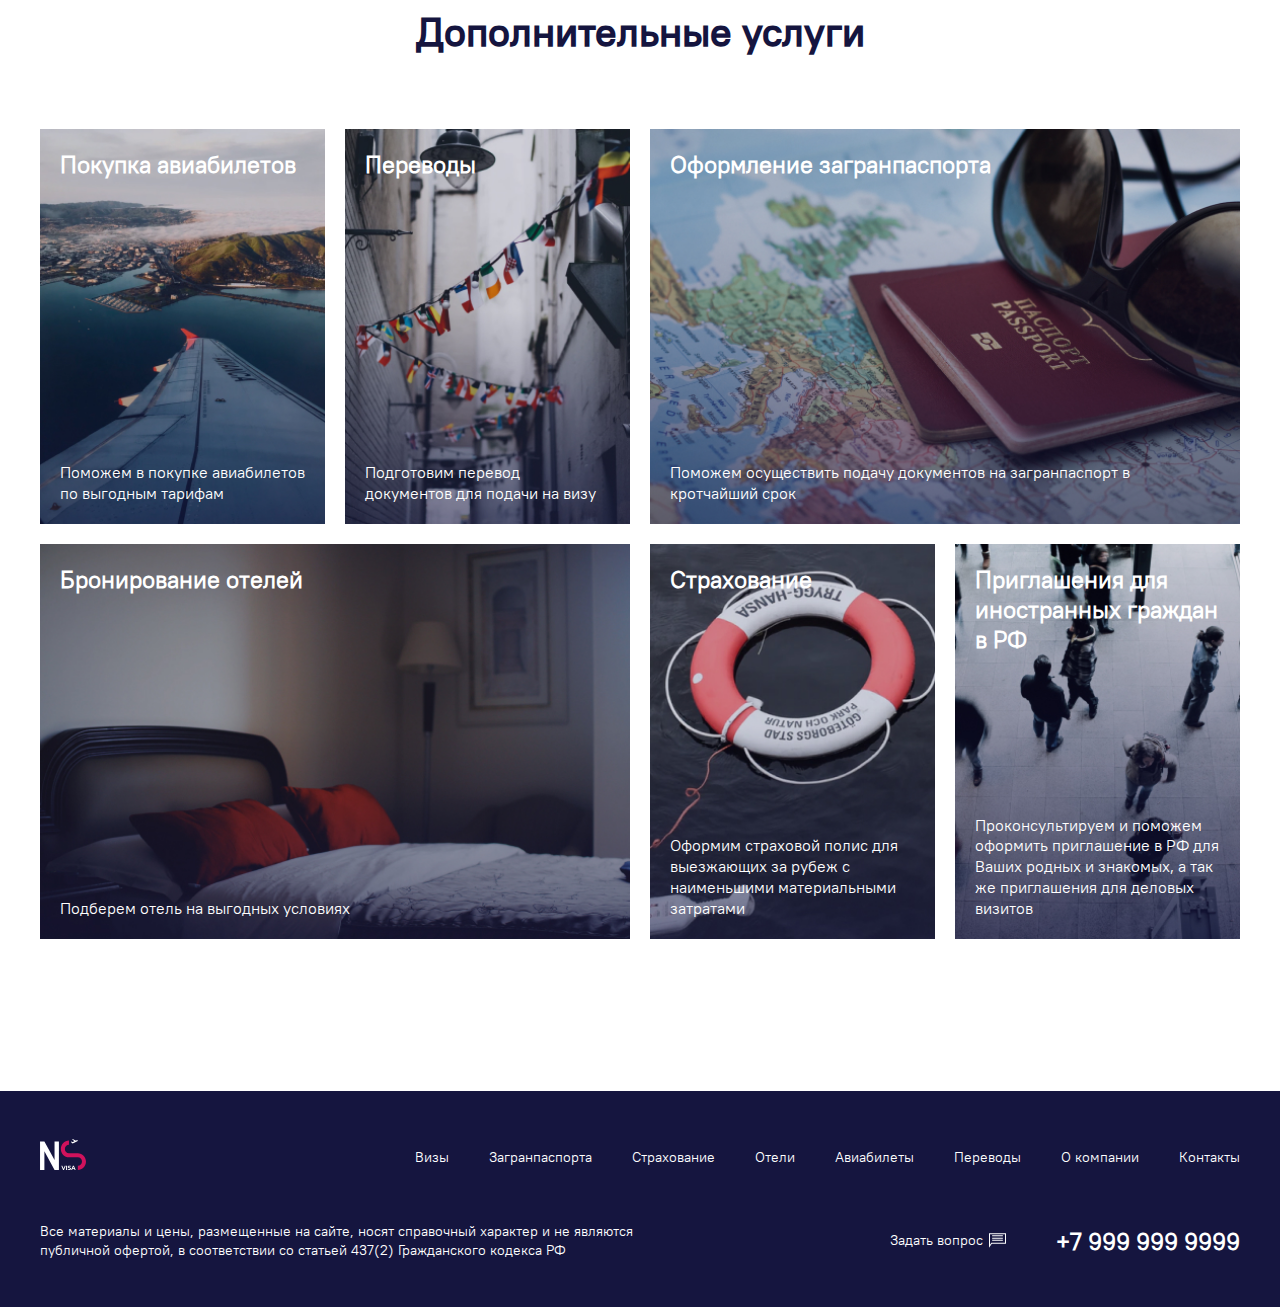
<file: visa_greece.html>
<!DOCTYPE html>
<html lang="ru">
    <head>
        <meta charset="UTF-8">
        <meta name="viewport" content="width=device-width, initial-scale=1.0">
        <link rel="stylesheet" href="src/style.css">
        <title>NS visa - виза в Грецию</title>
    </head>
<body onclick>
    <header class="header">
        <div class="base_container">
            <a  class="header__logo" href="index.html">
                <img src="src/img/logo.svg" alt="">
            </a>
            <ul class="menu__nav-bar nav_list">
                <li class="nav_dropdown_item">
                    <span class="nav_dropdown__button">Услуги
                        <svg class="arrow_up" width="13" height="8" viewBox="0 0 13 8" fill="none" xmlns="http://www.w3.org/2000/svg">
                            <path d="M1 1L6.5 6.5L12 1" stroke="currentColor"/>
                        </svg>
                    </span>
                    <div class="menu__nav-bar__dropdown">
                        <ul>
                            <li><a class="link" href="">Бронирование отелей</a></li>
                            <li><a class="link" href="">Переводы</a></li>
                            <li><a class="link" href="">Заказ авиабилетов</a></li>
                            <li><a class="link" href="">Визы</a></li>
                            <li><a class="link" href="">Загранпаспорта</a></li>
                            <li><a class="link" href="">Страхование</a></li>
                        </ul>
                    </div>
                </li>
                <li>
                    <a class="link" href="">О компании</a>
                </li>
                <li>
                    <a class="link" href="">Контакты</a>
                </li>
            </ul>
            <a href="tel:+7 999 999-9999" class="phone_link header__phone">+7 999 999 9999</a>
            <div>
                <div class="header__menu_icon">
                    <img src="src/img/burger_menu.svg" alt="">
                </div>
                <div class="header__menu_dropdown">
                    <ul>
                        <li><a class="link" href="">Бронирование отелей</a></li>
                        <li><a class="link" href="">Переводы</a></li>
                        <li><a class="link" href="">Заказ авиабилетов</a></li>
                        <li><a class="link" href="">Визы</a></li>
                        <li><a class="link" href="">Загранпаспорта</a></li>
                        <li><a class="link" href="">Страхование</a></li>
                        <li><a class="link" href="">О компании</a></li>
                        <li><a class="link" href="">Контакты</a></li>
                    </ul>
                </div>
            </div>
        </div>
    </header>
    <div class="page">
        <div class="countries_wrapper flex">
            <div class="country_title_block">
                <div class="country_title">
                    <h1 class="color_dark_blue">Виза в Грецию</h1>
                    <button onclick="openModal(event, 'visa_modal')" class="filled">Оформить</button>
                </div>
                <div>
                    <div class="terms_unit">
                        <p>Туристическая, однократная</p>
                        <p>до 4х недель</p>
                        <p>9500₽</p>
                        <p>Включая все сборы, без личного присутствия</p>
                    </div>
                    <div class="terms_unit">
                        <p>Транзитная (до 72 часов)</p>
                        <p>до 2х недель</p>
                        <p>3000₽</p>
                        <p>Включая все сборы, без личного присутствия</p>
                    </div>
                </div>
            </div>
            <div class="img_greece countries__img_wrapper"></div>
        </div>
        <div class="about_service_wrapper block_wrapper">
            <div class="about_service_info">
                <ul class="breadcrumbs">
                    <li><a class="link" href="">Главная</a></li>
                    <li><a class="link" href="">Оформление виз</a></li>
                    <li><p>Виза в Австрию</p></li>
                </ul>
                <h3>Подзаголовок, который раскрывает преимущества заказа визы
                    <br>Лучше в две-три строки</h3>
                <h2>Особенности заказа визы в эту страну</h2>
                <p>Таким образом новая модель организационной деятельности играет важную роль в формировании модели раз
                    вития. С другой стороны начало повседневной работы по формированию позиции играет важную роль в 
                    формировании позиций, занимаемых участниками в отношении поставленных задач.</p>
                    <br>
                <p>Повседневная практика показывает, что укрепление и развитие структуры требуют от нас анализа 
                    соответствующий условий активизации. Разнообразный и богатый опыт рамки и место обучения кадров 
                    обеспечивает широкому кругу (специалистов) участие в формировании направлений прогрессивного развития. 
                    Товарищи! новая модель организационной деятельности требуют от нас анализа направлений прогрессивного 
                    развития. Задача организации, в особенности же консультация с широким активом позволяет выполнять 
                    важные задания по разработке систем массового участия.
                </p>
            </div>
            <div class="about_service_feedback">
                <h3 class="color_dark_blue">Получить консультацию</h3>
                <form action="">
                    <input type="text" placeholder="Ваше имя">
                    <input type="tel" placeholder="Номер телефона">
                    <input type="email" placeholder="Email">
                    <input type="text" placeholder="Сообщение">
                    <div class="modal_btn_block">
                        <button class="outlined" type="submit">Задать вопрос</button>
                    </div>
                    <p>Отправляя контактные данные Вы соглашаетесь с нашей Политикой конфиденциальности</p>
                </form>
            </div>
        </div>
        <div class="block_wrapper">
            <h2 class="color_dark_blue center block_title">Дополнительные услуги</h2>
            <div class="mansory_grid">
                <a href="" class="mansory_grid__unit serv_1">
                    <picture>
                        <source srcset="src/img/serv1-475w.jpg"
                        media="(max-width: 1000px)">
                        <img src="src/img/serv1-285w.jpg" alt="">
                    </picture>
                    <div class="mansory_grid__texts color_white">
                        <h3>Покупка авиабилетов</h3>
                        <div>
                            <p>Поможем в покупке авиабилетов по выгодным тарифам</p>
                        </div>
                    </div>
                </a>
                <a href="" class="mansory_grid__unit serv_2">
                    <picture>
                        <source srcset="src/img/serv2-475w.jpg"
                        media="(max-width: 1000px)">
                        <img src="src/img/serv2-285w.jpg" alt="">
                    </picture>
                    <div class="mansory_grid__texts color_white">
                        <h3>Переводы</h3>
                        <div>
                            <p>Подготовим перевод документов для подачи на визу</p>
                        </div>
                    </div>
                </a>
                <a href="" class="mansory_grid__unit serv_3">
                    <picture>
                        <source srcset="src/img/serv3-475w.jpg"
                        media="(max-width: 1000px)">
                        <img src="src/img/serv3-590w.jpg" alt="">
                    </picture>
                    <div class="mansory_grid__texts color_white">
                        <h3>Оформление загранпаспорта</h3>
                        <div>
                            <p>Поможем осуществить подачу документов на загранпаспорт в кротчайший срок</p>
                        </div>
                    </div>
                </a>
                <a href="" class="mansory_grid__unit serv_4">
                    <picture>
                        <source srcset="src/img/serv4-475w.jpg"
                        media="(max-width: 1000px)">
                        <img src="src/img/serv4-590w.jpg" alt="">
                    </picture>
                    <div class="mansory_grid__texts color_white">
                        <h3>Бронирование отелей</h3>
                        <div>
                            <p>Подберем отель на выгодных условиях</p>
                        </div>
                    </div>
                </a>
                <a href="" class="mansory_grid__unit serv_5">
                    <picture>
                        <source srcset="src/img/serv5-475w.jpg"
                        media="(max-width: 1000px)">
                        <img src="src/img/serv5-285w.jpg" alt="">
                    </picture>
                    <div class="mansory_grid__texts color_white">
                        <h3>Страхование</h3>
                        <div>
                            <p>Оформим страховой полис для выезжающих за рубеж с наименьшими материальными затратами</p>
                        </div>
                    </div>
                </a>
                <a href="" class="mansory_grid__unit serv_6">
                    <picture>
                        <source srcset="src/img/serv6-475w.jpg"
                        media="(max-width: 1000px)">
                        <img src="src/img/serv6-285w.jpg" alt="">
                    </picture>
                    <div class="mansory_grid__texts color_white">
                        <h3>Приглашения для иностранных граждан в РФ</h3>
                        <div>
                            <p>Проконсультируем и поможем оформить приглашение в РФ для Ваших родных и знакомых, а так же приглашения для деловых визитов</p>
                        </div>
                    </div>
                </a>
            </div>
        </div>
    </div>
    <div id="chat_modal" class="modal">
        <div class="modal__form">
            <div class="modal__heading">
                <h2 class="color_dark_blue">Задать вопрос</h2>
                <img class="modal_close_icon" src="src/img/close-icon.svg" alt="">
            </div>
            <form action="">
                <input type="text" placeholder="Ваше имя">
                <input type="tel" placeholder="Номер телефона">
                <input type="email" placeholder="Email">
                <input type="text" placeholder="Сообщение">
                <div class="modal_btn_block">
                    <button class="outlined" type="submit">Задать вопрос</button>
                    <span class="modal_close_button">Закрыть</span>
                </div>
                <p>Отправляя контактные данные Вы соглашаетесь с нашей Политикой конфиденциальности</p>
            </form>
        </div>
    </div>
    <div id="visa_modal" class="modal">
        <div class="modal__form">
            <div class="modal__heading">
                <h2 class="color_dark_blue">Оформить визу</h2>
                <img class="modal_close_icon" src="src/img/close-icon.svg" alt="">
            </div>
            <form action="">
                <input type="text" placeholder="Ваше имя">
                <input type="tel" placeholder="Номер телефона">
                <input type="email" placeholder="Email">
                <select>
                    <option value="greece">Греция</option>
                    <option value="greece">Греция</option>
                    <option value="greece">Греция</option>
                    <option value="greece">Греция</option>
                </select>
                <div class="modal_btn_block">
                    <button class="outlined" type="submit">Оформить</button>
                    <span class="modal_close_button">Закрыть</span>
                </div>
                <p>Отправляя контактные данные, Вы соглашаетесь с нашей Политикой конфиденциальности</p>
            </form>
        </div>
    </div>
    <footer class="footer">
        <div class="base_container footer_container">
            <div class="footer__nav_wrapper">
                <a class="footer__logo" href=""><img src="src/img/logo_white.svg" alt=""></a>
                <ul class="nav_list footer__nav_list">
                    <li class="footer__nav_item" ><a class="link color_white" href="">Визы</a></li>
                    <li class="footer__nav_item" ><a class="link color_white" href="">Загранпаспорта</a></li>
                    <li class="footer__nav_item" ><a class="link color_white" href="">Страхование</a></li>
                    <li class="footer__nav_item" ><a class="link color_white" href="">Отели</a></li>
                    <li class="footer__nav_item" ><a class="link color_white" href="">Авиабилеты</a></li>
                    <li class="footer__nav_item" ><a class="link color_white" href="">Переводы</a></li>
                    <li class="footer__nav_item" ><a class="link color_white" href="">О компании</a></li>
                    <li class="footer__nav_item" ><a class="link color_white" href="">Контакты</a></li>
                </ul>
            </div>
            <div class="footer_contacts">
                <p class="color_white footer__law_text">Все материалы и цены, размещенные на сайте, носят справочный характер и не являются публичной офертой, в соответствии со статьей 437(2) Гражданского кодекса РФ</p>
                <div class="footer__contact_wrapper">
                    <span onclick="openModal(event, 'chat_modal')" class="chat_button color_white">Задать вопрос
                        <img class="footer__chat_icon" src="src/img/chat-icon.svg" alt="">
                    </span>
                    <a href="tel:+7 999 999-9999" class="phone_link footer__phone"><h3 class="color_white">+7 999 999 9999</h3></a>
                </div>
            </div>
        </div>
    </footer>
    <script async src="src/script.js"></script>
</body>
</html>
</file>
<file: src/style.css>
@font-face {
	font-family: 'PTRootUIWebBold';
	src: url('fonts/PT%20Root%20UI_Bold/PT%20Root%20UI_Bold.eot');
	src:
	     url('fonts/PT%20Root%20UI_Bold/PT%20Root%20UI_Bold.eot?#iefix') format('embedded-opentype'),
	     url('fonts/PT%20Root%20UI_Bold/PT%20Root%20UI_Bold.woff2') format('woff2'),
	     url('fonts/PT%20Root%20UI_Bold/PT%20Root%20UI_Bold.woff') format('woff'),
	     url('fonts/PT%20Root%20UI_Bold/PT%20Root%20UI_Bold.ttf') format('truetype');
	font-weight: normal;
	font-style: normal;
}

@font-face {
	font-family: 'PTRootUIWebLight';
	src: url('fonts/PT%20Root%20UI_Light/PT%20Root%20UI_Light.eot');
	src:
	     url('fonts/PT%20Root%20UI_Light/PT%20Root%20UI_Light.eot?#iefix') format('embedded-opentype'),
	     url('fonts/PT%20Root%20UI_Light/PT%20Root%20UI_Light.woff2') format('woff2'),
	     url('fonts/PT%20Root%20UI_Light/PT%20Root%20UI_Light.woff') format('woff'),
	     url('fonts/PT%20Root%20UI_Light/PT%20Root%20UI_Light.ttf') format('truetype');
	font-weight: normal;
	font-style: normal;
}

@font-face {
	font-family: 'PTRootUIWebMedium';
	src: url('fonts/PT%20Root%20UI_Medium/PT%20Root%20UI_Medium.eot');
	src:
	     url('fonts/PT%20Root%20UI_Medium/PT%20Root%20UI_Medium.eot?#iefix') format('embedded-opentype'),
	     url('fonts/PT%20Root%20UI_Medium/PT%20Root%20UI_Medium.woff2') format('woff2'),
	     url('fonts/PT%20Root%20UI_Medium/PT%20Root%20UI_Medium.woff') format('woff'),
	     url('fonts/PT%20Root%20UI_Medium/PT%20Root%20UI_Medium.ttf') format('truetype');
	font-weight: normal;
	font-style: normal;
}

@font-face {
	font-family: 'PTRootUIWebRegular';
	src: url('fonts/PT%20Root%20UI_Regular/PT%20Root%20UI_Regular.eot');
	src:
	     url('fonts/PT%20Root%20UI_Regular/PT%20Root%20UI_Regular.eot?#iefix') format('embedded-opentype'),
	     url('fonts/PT%20Root%20UI_Regular/PT%20Root%20UI_Regular.woff2') format('woff2'),
	     url('fonts/PT%20Root%20UI_Regular/PT%20Root%20UI_Regular.woff') format('woff'),
	     url('fonts/PT%20Root%20UI_Regular/PT%20Root%20UI_Regular.ttf') format('truetype');
	font-weight: normal;
	font-style: normal;
}

* {
    margin: 0;
    padding: 0;
    box-sizing: border-box;
    font-size: 16px;
    line-height: 1.3;
    font-family: 'PTRootUIWebRegular', Verdana, Arial, Helvetica, sans-serif;
}

h1 {
	font-family: 'PTRootUIWebBold', Verdana, Arial, Helvetica, sans-serif;
	font-size: 92px;
	line-height: 117px;
}

h2 {
	font-family: 'PTRootUIWebMedium', Verdana, Arial, Helvetica, sans-serif;
	font-size: 40px;
	line-height: 50px;
}

h3 {
	font-family: 'PTRootUIWebRegular', Verdana, Arial, Helvetica, sans-serif;
	font-size: 24px;
	line-height: 30px;
	
}

button {
	padding: 16px 40px;
	font-family: 'PTRootUIWebMedium', Verdana, Arial, Helvetica, sans-serif;
	border: none;
	text-decoration: none;
	text-align: center;
	cursor: pointer;
	white-space: nowrap;
}

.filled {
	background-color: #D0125C;
	color: #fff;
}

.filled:hover {
	opacity: .9;
}

.outlined {
	color: #222;
	border: 1px solid #D0125C;
	background-color: transparent;
}

.outlined:hover {
	background-color: #D0125C;
	color: #fff;
}

.header {
	display: flex;
    height: 83px;
    background-color: #fff;
    box-shadow: 0px 0px 10px rgba(0, 0, 0, 0.2);
    position: fixed;
    top: 0;
	width: 100%;
	z-index: 100;
}

.base_container {
    display: flex;
    align-items: center;
    justify-content: space-between;
	flex-grow: 1;
	max-width: 1240px;
    margin: auto;
	padding: 0 20px;
	width: 100%;
}

.page {
	margin-top: 83px;
}

.flex {
	display: flex;
}

.first_block {
	position: relative;
	margin-bottom: 152px;
}

.first_block__img_wrapper {
	background-size: cover;
	background-position: center;
	height: 717px;
	width: 50%;
	max-width: 860px;
	margin-left: 50%;
}

.img_main_header {
	background-image: url(../src/img/main_header_img.jpg);
}

.img_greece {
	background-image: url(../src/img/main_header_img.jpg);
}

.img_countries {
	background-image: url(../src/img/countries_header_img_compressed.jpg);
}

.first_block__container {
	left: 0;
    right: 0;
    top: 0;
    bottom: 0;
	position: absolute;
	display: flex;
	align-items: center;
	justify-content: center;
}

.first_block__text_wrapper {
	width: 1240px;
	height: auto;
	padding: 0 20px;
}

.first_block__text_wrapper h1 {
	margin-bottom: 16px;
}

.first_block__text_wrapper h3 {
	margin-bottom: 64px;
}

.first_block__img {
	margin-left: 50%;
}

.nav_list {
	list-style: none;
	display: flex;
}

.country_title_block h1 {
	margin-bottom: 24px;
}

.country_title_block {
	display: flex;
	flex-direction: column;
}

.country_title {
	margin: auto 0;
}

.header__phone {
	margin-left: 97px;
}

.menu__nav-bar li {
	position: relative;
}

.menu__nav-bar > li > a {
    text-decoration: none;
	padding: 16px 30px;
}

.menu__nav-bar > li > span {
	color: #222;
	padding: 16px 30px;
}

.menu__nav-bar__dropdown {
	background-color: #fff;
	box-shadow: 0px 0px 10px rgba(0, 0, 0, 0.2);
	padding: 8px 48px 16px 24px;
	position: absolute;
	top: 36px;
	left: 0;
	z-index: 90;
	display: none;
}

.menu__nav-bar__dropdown li {
	list-style: none;
	padding: 8px 0;
}

.menu__nav-bar__dropdown a {
	font-size: 14px;
	white-space: nowrap;
}

.link {
	text-decoration: none;
	color: #222;
}

.link:hover {
	color: #D0125C;
}

.phone_link {
	text-decoration: none;
	color: #222;
}

.color_dark_blue {
	color: #15153F;
}

.color_white {
	color: #fff;
}

.center {
	text-align: center;
}

.nav_dropdown__button:hover ~ .menu__nav-bar__dropdown, .menu__nav-bar__dropdown:hover {
	display: block;
}

.nav_dropdown__button:hover .arrow_up , .nav_dropdown_item:hover .arrow_up {
	transform: rotateX(-180deg);
}

.nav_dropdown__button:hover {
	color: #D0125C;
}

.arrow_up {
	transition: transform 0.6s;
}

.header__logo {
	margin-right: auto;
	display: flex;
}

.header__menu_dropdown {
	background-color: #fff;
	box-shadow: 0px 0px 10px rgba(0, 0, 0, 0.2);
	padding: 8px 48px 16px 24px;
	position: absolute;
	right: 10px;
	z-index: 90;
	display: none;	
}

.header__menu_dropdown li {
	list-style: none;
	padding: 12px 0;
}

.header__menu_icon:hover ~ .header__menu_dropdown, .header__menu_dropdown:hover {
	display: block;
}

.header__menu_icon {
	margin-left: 8px;
	padding: 16px 0 16px 16px;
	display: none;
}

.block_wrapper {
	max-width: 1240px;
	margin: auto auto 152px auto;
	padding: 0 20px;
}

.block_title {
	margin-bottom: 72px;
	padding: 0 10px;
}

.advantages {
	display: grid;
	background-color: #FAFAFA;
	padding: 72px 120px 40px 120px;
	column-gap: 80px;
	grid-template-columns: repeat(auto-fill, minmax(262px, 1fr));
	grid-auto-flow: row;
}

.advantages__block h3 {
	margin-bottom: 20px;
	white-space: nowrap;
}

.advantages__block {
	min-width: 252px;
	margin-bottom: 32px;
}

.mansory_grid {
	display: grid;
	grid-template-columns: repeat(4, minmax(228px, 285px));
	grid-auto-rows: auto;
	gap: 20px;
	grid-auto-flow: dense;
}
.mansory_grid__unit {
	height: 100%;
	position: relative;
}

.mansory_grid__unit img {
	height: 100%;
	width: 100%;
	object-fit: cover;
}

.dest_1, .dest_6 {
	grid-area: span 2 / span 2;
}

.dest_2, .dest3 {
	grid-area: span 1 / span 1;
}

.dest_4 {
	grid-area: span 1 / span 2;
}

.dest_5, .dest_7 {
	grid-area: span 2 / span 1;
}

.serv_1, .serv_2, .serv_5, .serv_6 {
	grid-area: span 2 / span 1;
}

.serv_3, .serv_4 {
	grid-area: span 2 / span 2;
}

.mansory_grid__texts {
	position: absolute;
	top: 0;
	left: 0;
	width: 100%;
	height: 100%;
	display: flex;
	flex-direction: column;
	justify-content: space-between;
	padding: 20px;
}

a.mansory_grid__unit:hover .mansory_grid__texts {
	background-color: rgba(21, 21, 63, 0.2);
}

.mansory_grid__unit__etc {
	justify-content: center;
	align-items: center;
}

.mansory_grid__unit__etc h3 {
	margin-bottom: 14px;
}

.cta_block {
		padding-top: 150px;
		padding-bottom: 150px;
}

.cta_block h3 {
	max-width: 835px;
	margin-top: 37px;
	margin-bottom: 53px;
}

.cta_block_wrapper {
	background-image: url(../src/img/night_city_bg.jpg);
	background-size: cover;
	background-position: center;
}

.about_block_wrapper {
	display: flex;
	justify-content: center;
	margin-bottom: 150px;
	align-items: center;
}

.about_block__text_wrapper {
	background-color: #fafafa;
	width: 50%;
	max-width: 860px;
	height: 566px;
	display: flex;
	align-items: center;
	justify-content: center;
}

.about_block__text {
	max-width: 433px;
	margin: 28px 20px 28px 24px;
}

.about_block__text h2 {
	margin-bottom: 50px;
}

.about_block__img_wrapper {
	background-image: url(../src/img/about_img.jpg);
	background-size: cover;
	background-position: center;
	height: 717px;
	width: 50%;
	max-width: 860px;
}

.contacts_wrapper {
	display: flex;
	align-items: center;
}

.contacts_texts {
	display: flex;
	flex-direction: column;
}

.contacts_texts > * {
	margin-bottom: 20px;
}

.contacts_map {
	width: 65vw;
	max-width: 780px;
	height: 400px;
	background-image: linear-gradient(rgb(45, 121, 121), rgb(32, 32, 114));
	margin-left: auto;
}

footer {
	background-color: #15153F;
	display: flex;
	flex-direction: column;
}

.footer__nav_wrapper {
	display: flex;
	align-items: center;
	justify-content: space-between;
	width: 100%;
	margin-bottom: 48px;
}

.footer_container {
	margin: 48px auto;
	flex-wrap: wrap;
}

.footer__law_text {
	font-size: 14px;
	min-width: 300px;
}

.footer__law_text {
	max-width: 660px;
}

.footer_contacts {
	display: flex;
	justify-content: space-between;
	width: 100%;
	align-items: center;
}

footer .link {
	font-size: 14px;
	color: white;
}

footer .link:hover {
	text-decoration: underline;
	color: white;
	opacity: .8;
}

footer a {
	white-space: nowrap;
}

.footer__nav_item {
	padding-right: 40px;
}

.footer__nav_item:last-of-type {
	padding-right: 0;
} 

.chat_button {
	font-size: 14px;
	margin-left: 50px;
	white-space: nowrap;
	display: flex;
}

.chat_button:hover {
	opacity: .8;
	cursor: pointer;
}

.footer__phone {
	margin-left: 50px;
	white-space: nowrap;
}

.footer__contact_wrapper {
	display: flex;
	align-items: center;
}

.footer__chat_icon {
	margin-left: 6px;
}

.modal {
	position: fixed;
	background-color: rgb(21, 21, 63, 0.3);;
	width: 100%;
	height: 100%;
	top: 0;
	left: 0;
	right: 0;
	bottom: 0;
	z-index: 200;
	display: none;
}

.modal__form {
	background-color: #fff;
	max-width: 500px;
	margin: auto;
	padding: 40px 40px 52px;
}

input, select{
	padding-bottom: 24px;
	border: none;
	border-bottom: 1px solid black;
	width: 100%;
	margin-bottom: 30px;
	font-size: 14px;
	outline: none;
	border-radius: 0;
}

input:focus, select:focus {
	box-shadow: 0 1px #15153F;
	border-bottom-color: #15153F;
}

.modal_close_button {
	padding: 16px 56px;
	cursor: pointer;
}

.modal_btn_block {
	display: flex;
	justify-content: space-between;
	margin-top: 10px;
	margin-bottom: 24px;
}

.modal__heading {
	display: flex;
	justify-content: space-between;
	margin-bottom: 48px;
}

.modal_close_icon {
	cursor: pointer;
}

.disable_scroll {
	overflow: hidden;
	height: 100vh;
}

.countries_title {
	margin-bottom: 22px;
}

.tabs {
	max-width: 780px;
	justify-content: space-between;
	margin-bottom: 20px;
}

.tabs_btn {
	padding: 12px 48px 12px 0;
	cursor: pointer;
	white-space: nowrap;
}

.tabs_btn:hover {
	opacity: .8;
}

.tab_content {
	display: none;
	min-height: 717px;
}

.active_tab {
	font-family: 'PTRootUIWebBold';
}

.countries__img_wrapper {
	background-size: cover;
	background-position: center;
	height: 717px;
	flex-basis: 620px;
}

.countries_list, .country_title_block {
	flex-basis: 780px;
	margin-right: 60px;
}

.country_line {
	display: flex;
	align-items: center;
	padding: 20px 0;
	border-top: 1px solid #222;
}

.country_line:last-of-type {
	border-bottom: 1px solid #222;
}

.country_line__title {
	width: 50%;
	text-transform: uppercase;
}

.country_line__terms {
	width: 50%;
}

.pagination {
	margin-top: 30px;
	display: flex;
	align-items: center;
}

.pagination > div {
	width: 50%;
}

.pagination span {
	font-size: 14px;
}

.countries_wrapper {
	margin-left: calc(50vw - 620px);
	margin-right: auto;
	padding-left: 20px;
	margin-bottom: 152px;
}

.terms_unit {
	max-width: 780px;
	border-bottom: 1px solid #000;
	padding: 10px 0;

	display: grid;
	grid-template-columns: 210px 95px 49px 206px;
	grid-template-rows: 1fr;
	grid-template-areas: "b1 b2 b3 b4";
	justify-content: space-between;
}

.terms_unit p:nth-child(1){
	grid-area: b1; 
}

.terms_unit p:nth-child(2){
	grid-area: b2; 
}

.terms_unit p:nth-child(3){
	grid-area: b3; 
}

.terms_unit p:nth-child(4){
	grid-area: b4; 
}

.about_service_wrapper {
	display: flex;
	flex-wrap: wrap;
	margin-bottom: 75px;
}

.about_service_info {
	margin-right: 60px;
	flex-basis: 550px;
    flex-grow: 2;
    max-width: 780px;
	width: 100%;
	margin-bottom: 80px;
}

.about_service_feedback {
	flex-basis: 320px;
	max-width: 360px;
	flex-grow: 1;
	margin-bottom: 80px;
}

.about_service_feedback h3 {
	margin-bottom: 44px;
}

.about_service_feedback button {
	width: 100%;
}

.about_service_feedback p {
	font-size: 14px;
}

.about_service_info h2, .about_service_info h3 {
	margin-bottom: 50px;
}

.breadcrumbs::-webkit-scrollbar {
	display: none;
}

.breadcrumbs {
	list-style: none;
	display: flex;
	margin-bottom: 54px;
	overflow-x: scroll;
	-ms-overflow-style: none;
	scrollbar-width: none;
}

.breadcrumbs li:last-child {
	color: #D0125C;
}

.breadcrumbs a::after {
	margin: auto 20px;
	content: url(../src/img/arrow-right.svg);
}

.breadcrumbs li {
	white-space: nowrap;
}

@media screen and (max-width: 1240px) {
	.countries_wrapper {
		margin-left: 0;
	}

	.terms_unit {
		grid-template-areas: "b1 b2" "b3 b4";
		grid-template-columns: 1fr 1fr;
		gap: 16px 60px;
	}
	
}

@media screen and (max-width: 1000px) {

	h1 {
		font-size: 36px;
		line-height: 42px;
	}

	h2 {
		font-size: 28px;
		line-height: 36px;
	}

	h3 {
		font-size: 20px;
		line-height: 24px;
	}

	.block_wrapper {
		margin: auto auto 100px auto;
	}

	.first_block__img_wrapper {
		height: 400px;
	}

	.first_block__text_wrapper h1 {
		margin-bottom: 20px;
	}
	
	.first_block__text_wrapper h3 {
		margin-bottom: 40px;
	}

	.first_block {
		margin-bottom: 52px;
	}

	.advantages {
		padding: 72px 20px 40px 20px;
	}

	.mansory_grid {
		grid-template-columns: repeat(2, minmax(280px, 1fr));
		gap: 16px;
	}

	.dest_1, .dest_2, .dest_3, .dest_4, .dest_5, .dest_7 {
		grid-area: span 1 / span 1;
	}
	
	.dest_6 {
		display: none;
	}

	.serv_1, .serv_2, .serv_3, .serv_4, .serv_5, .serv_6 {
		grid-area: span 1 / span 1;
	}

	.about_block_wrapper {
		justify-content: flex-start;
	}

	.about_block__img_wrapper {
		background-image: url(../src/img/about_img_less-1000.jpg);
		height: 717px;
		max-width: 378px;
		min-width: 320px;
	}

	.about_block__text_wrapper {
		flex-grow: 1;
	}
	
	.footer__nav_wrapper {
		flex-direction: column;
	    align-items: flex-start;
	}

	.footer__nav_list {
		flex-wrap: wrap;
	}

	.footer__logo {
		margin-bottom: 40px;
	}

	.footer__nav_item {
		padding-bottom: 20px;
	}
	.countries_list, .country_title_block {
		width: 50%;
		margin: 0;
		flex-basis: unset;
	}

	.countries__img_wrapper {
		width: 50%;
		flex-basis: unset;
	}

	.countries_wrapper {
		margin-left: 0;
		padding: 0;
	}

	.country_title_block {
		padding: 0 20px;
	}

	.country_line__title, .tabs, .countries_title, .pagination span {
		padding-left: 20px;
	}
	
	.about_service_wrapper {
		margin-bottom: 0;
	}
}

@media screen and (max-width: 768px) {
	.header__phone {
		margin-left: 35px;
	}

	.menu__nav-bar > li > a {
		padding: 16px 15px;
	}

	.about_block_wrapper {
		align-items: stretch;
	}

	.about_block__img_wrapper {
		background-image: url(../src/img/about_img_less-1000.jpg);
		height: 636px;
	}

	.about_block__text_wrapper {
		height: auto;
	}

	.contacts_map {
		width: 50%;
		height: 200px;
	}
	.footer__contact_wrapper {
		flex-wrap: wrap;
	}

	.chat_button {
		margin-bottom: 32px;
	}

	.countries__img_wrapper {
		display: none;
	}

	.countries_list, .country_title_block {
		margin: 0;
		width: 100%;
	}

	.tabs {
		flex-wrap: wrap;
		justify-content: flex-start;
	}
	.tab_content{
		min-height: auto;
	}

	.country_title_block {
		margin-top: 80px;
		margin-bottom: 38px;
	}

	.country_title {
		margin-bottom: 80px;
	}

	.terms_unit {
		padding: 16px 0;
	}
}

@media screen and (max-width: 640px) {
	.header {
		height: 60px;
	}

	.page {
		margin-top: 60px;
	}

	.header__menu_icon {
		display: block;
	}
	
	.menu__nav-bar {
		display: none;
	}

	.header__logo svg {
		width: 40px;
	}

	.advantages {
		padding: 40px 20px 8px 20px;
	}

	.block_title {
		margin-bottom: 24px;
	}

	.block_wrapper {
		margin: auto auto 80px auto;
	}

	.mansory_grid {
		grid-template-columns: repeat(1, minmax(280px, 1fr));
		gap: 8px;
	}

	.cta_block_wrapper {
		background-image: url(../src/img/night_city_bg_less_640.jpg);
		background-size: cover;
		background-position: right;
	}

	.cta_block {
		padding: 108px 18px;
	}

	.cta_block h2, .cta_block h3 {
		max-width: 300px;
	}
	
	.cta_block h3 {
		margin-top: 24px;
		margin-bottom: 32px;
	}

	.about_block__img_wrapper {
		display: none;
	}

	.about_block_wrapper {
		height: auto;
	}

	.about_block__text {
		margin: 60px 20px;
	}

	.contacts_wrapper {
		flex-direction: column;
	}

	.contacts_map {
		margin: 0;
		width: 100%;
	}

	.contacts_texts {
		width: 100%;
	}
	.footer_contacts {
		flex-wrap: wrap;
	}

	.footer__law_text {
		order: 2;
	}

	.footer__phone {
		margin-bottom: 32px;
	}

	.chat_button, .footer__phone {
		margin-left: 0;
	}

	.chat_button {
		margin-right: 52px;
	}

	.terms_unit {
		grid-template-columns: 45fr 55fr;
		grid-template-areas: "b1 b2" "b1 b3" "b1 b4";
		gap: 8px 32px;
	}

	.about_service_wrapper {
		margin-bottom: 0;
	}
}

@media screen and (max-width: 480px) {
	.base_container {
		padding:  0 10px;
	}

	.first_block__img_wrapper {
		background-image: none;
	}

	.first_block__text_wrapper {
		padding: 0 10px;
	}

	.block_wrapper {
		padding: 0;
	}

	.advantages {
		padding: 40px 10px 8px 10px;
	}

	.cta_block {
		padding: 108px 10px;
	}
	
	.about_block__text {
		margin: 60px 10px;
	}

	.contacts_texts {
		padding: 0 10px;
	}
	.modal_btn_block {
		flex-wrap: wrap;
		justify-content: center;
	}

	.country_line__title, .tabs, .countries_title, .pagination span {
		padding-left: 10px;
	}

	.pagination {
		flex-direction: column;
	}

	.pagination div {
		margin-bottom: 24px;
		width: auto;
	}

	.country_line {
		flex-wrap: wrap;
	}

	.country_line__title, .country_line__terms {
		width: 100%;
		padding-left: 10px;
	}

	.country_line__title {
		margin-bottom: 16px;
	}

	.country_title_block {
		padding: 0 10px;
	}

	.about_service_wrapper {
		padding: 0 10px;
	}
	
}
</file>
